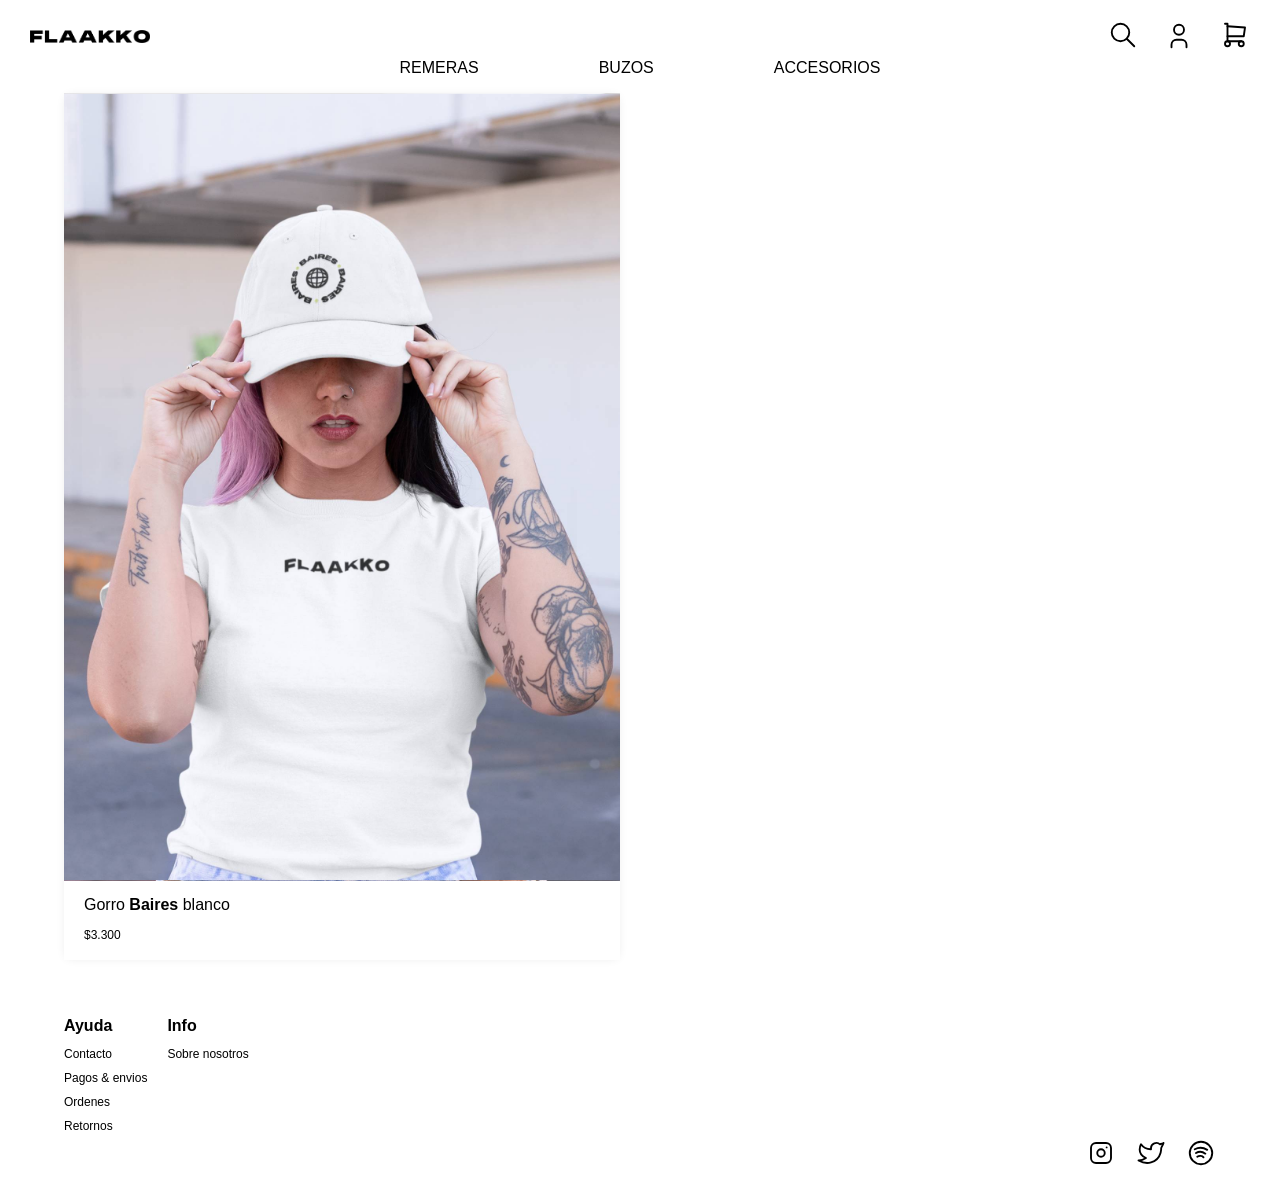
<file: pages/accesorios.html>
<!DOCTYPE html>
<html lang="en" dir="ltr">
  <head>
    <meta charset="utf-8">
    <meta name="viewport" content="width=device-width, initial-scale=1.0">
    <title>FLAAKKO | Accesorios</title>
    <meta name="description" content="Colección de accesorios. Ropa unisex con estilo. Envíos a todos el país.">
    <meta name="keywords" content="ropa, accesorios, gorra, piluso, unisex, streetwear">
    <link rel="preload" href="../css/normalize.css" as="style">
    <link rel="preload" href="../css/main.css" as="style">
    <link rel="stylesheet" href="../css/bootstrap.css">
    <link rel="stylesheet" href="../css/normalize.css">
    <link rel="stylesheet" href="../css/main.css">
    <link href="https://fonts.cdnfonts.com/css/monument-extended" rel="stylesheet">
    <link href="https://fonts.googleapis.com/css2?family=Montserrat:wght@400;700&display=swap" rel="stylesheet">
  </head>
  <body>
    <header class="header-pages">
      <div class="header-grid">
        <div class="logo">
          <a class="logo__link" href="../index.html">
            <img class="logo__nombre" src="../img/logo1 b.png" alt="logo flaakko">
          </a>
        </div>
        <nav class="navegacion">
          <a class="navegacion__enlace" href="404.html">
            <svg xmlns="http://www.w3.org/2000/svg" class="icon icon-tabler icon-tabler-search" width="30" height="30" viewBox="0 0 24 24" stroke-width="1.5" stroke="#000000" fill="none" stroke-linecap="round" stroke-linejoin="round">
              <path stroke="none" d="M0 0h24v24H0z" fill="none"/>
              <circle cx="10" cy="10" r="7" />
              <line x1="21" y1="21" x2="15" y2="15" />
            </svg>
          </a>
          <div class="navegacion__enlace">
            <!-- Button trigger modal -->
            <button type="button" class="navegacion__sign-in-modal" data-toggle="modal" data-target="#sign-in-modal">
              <svg xmlns="http://www.w3.org/2000/svg" class="icon icon-tabler icon-tabler-user" width="30" height="30" viewBox="0 0 24 24" stroke-width="1.5" stroke="#000000" fill="none" stroke-linecap="round" stroke-linejoin="round">
              <path stroke="none" d="M0 0h24v24H0z" fill="none"/>
              <circle cx="12" cy="7" r="4" />
              <path d="M6 21v-2a4 4 0 0 1 4 -4h4a4 4 0 0 1 4 4v2" />
              </svg>
            </button>
          </div>
          <a class="navegacion__enlace" href="404.html">
            <svg xmlns="http://www.w3.org/2000/svg" class="icon icon-tabler icon-tabler-shopping-cart" width="30" height="30" viewBox="0 0 24 24" stroke-width="1.5" stroke="#000000" fill="none" stroke-linecap="round" stroke-linejoin="round">
              <path stroke="none" d="M0 0h24v24H0z" fill="none"/>
              <circle cx="6" cy="19" r="2" />
              <circle cx="17" cy="19" r="2" />
              <path d="M17 17h-11v-14h-2" />
              <path d="M6 5l14 1l-1 7h-13" />
            </svg>
          </a>
        </nav>
        <nav class="navegacion2">
            <a class="navegacion2__enlace" href="remeras.html">Remeras</a>
            <a class="navegacion2__enlace" href="buzos.html">Buzos</a>
            <a class="navegacion2__enlace" href="accesorios.html">Accesorios</a>
        </nav>
      </div> <!-- .header-grid -->
    </header>

    <main class="main">
      <div class="contenedor">
        <section class="productos">
          <div class="productos__item">
              <a href="producto.html" class="productos__enlace">
                <div class="productos__imagen-contenedor">
                  <img src="../img/productos-gorro-blanco-1.jpg" alt="" class="productos__imagen">
                  <img src="../img/productos-gorro-blanco-2.jpg" alt="" class="productos__imagen-bottom">
                </div>
                <ul class="productos__info">
                  <li class="productos__nombre">Gorro <span>Baires</span> blanco</li>
                  <li class="productos__precio">$3.300</li>
                </ul>
              </a>
          </div>
        </section>
      </div> <!-- .contenedor -->
    </main>

    <footer class="footer">
      <div class="contenedor">
        <div class="footer-grid">
          <section class="paginas">
            <div class="paginas__item">
              <p class="paginas__titulo-seccion no-margin">Ayuda</p>
              <a class="paginas__enlace" href="contacto.html">Contacto</a>
              <a class="paginas__enlace" href="pagos-envios.html">Pagos & envios</a>
              <a class="paginas__enlace" href="ordenes.html">Ordenes</a>
              <a class="paginas__enlace" href="retornos.html">Retornos</a>
            </div>
            <div class="paginas__item">
              <p class="paginas__titulo-seccion no-margin">Info</p>
              <a class="paginas__enlace" href="sobre-nosotros.html">Sobre nosotros</a>
            </div>
          </section>
          <section class="redes">
            <a class="redes__enlace" href="https://www.instagram.com/" target="_blank">
              <svg xmlns="http://www.w3.org/2000/svg" class="icon icon-tabler icon-tabler-brand-instagram" width="30" height="30" viewBox="0 0 24 24" stroke-width="1.5" stroke="#000000" fill="none" stroke-linecap="round" stroke-linejoin="round">
                <path stroke="none" d="M0 0h24v24H0z" fill="none"/>
                <rect x="4" y="4" width="16" height="16" rx="4" />
                <circle cx="12" cy="12" r="3" />
                <line x1="16.5" y1="7.5" x2="16.5" y2="7.501" />
              </svg>
            </a>
            <a class="redes__enlace" href="https://twitter.com/" target="_blank">
              <svg xmlns="http://www.w3.org/2000/svg" class="icon icon-tabler icon-tabler-brand-twitter" width="30" height="30" viewBox="0 0 24 24" stroke-width="1.5" stroke="#000000" fill="none" stroke-linecap="round" stroke-linejoin="round">
                <path stroke="none" d="M0 0h24v24H0z" fill="none"/>
                <path d="M22 4.01c-1 .49 -1.98 .689 -3 .99c-1.121 -1.265 -2.783 -1.335 -4.38 -.737s-2.643 2.06 -2.62 3.737v1c-3.245 .083 -6.135 -1.395 -8 -4c0 0 -4.182 7.433 4 11c-1.872 1.247 -3.739 2.088 -6 2c3.308 1.803 6.913 2.423 10.034 1.517c3.58 -1.04 6.522 -3.723 7.651 -7.742a13.84 13.84 0 0 0 .497 -3.753c-.002 -.249 1.51 -2.772 1.818 -4.013z" />
              </svg>
            </a>
            <a class="redes__enlace" href="https://www.spotify.com/" target="_blank">
              <svg xmlns="http://www.w3.org/2000/svg" class="icon icon-tabler icon-tabler-brand-spotify" width="30" height="30" viewBox="0 0 24 24" stroke-width="1.5" stroke="#000000" fill="none" stroke-linecap="round" stroke-linejoin="round">
                <path stroke="none" d="M0 0h24v24H0z" fill="none"/>
                <circle cx="12" cy="12" r="9" />
                <path d="M8 11.973c2.5 -1.473 5.5 -.973 7.5 .527" />
                <path d="M9 15c1.5 -1 4 -1 5 .5" />
                <path d="M7 9c2 -1 6 -2 10 .5" />
              </svg>
            </a>
          </section>
        </div> <!-- .footer-grid -->
      </div> <!-- .contenedor -->
    </footer>

    <!-- Modal Sign-In -->
    <div class="modal fade" id="sign-in-modal" tabindex="-1" role="dialog" aria-labelledby="exampleModalCenterTitle" aria-hidden="true">
      <div class="modal-dialog modal-dialog-centered" role="document">
        <div class="modal-content">
          <div class="modal-header">
            <h5 class="modal-title" id="sign-in-exampleModalLongTitle">Iniciar sesion</h5>
            <button type="button" class="close navegacion__sign-in-modal-close" data-dismiss="modal" aria-label="Close">
              <span aria-hidden="true">&times;</span>
            </button>
          </div>
          <div class="modal-body">
            <form class="navegacion__sign-in-modal-form" action="" method="">
              <label class="block" for="email-sign-in">Tu email*</label>
              <input class="modal--input block" type="email" name="email-sign-in" id="email-sign-in" value="" placeholder="tuemail@mail.com" required>
              <br>

                <label class="block" for="password-sign-in">Tu contraseña*</label>
              <input class="modal--input block" type="password" name="password-sign-in" id="password-sign-in" value="" required>
              <br>
            </form>
          </div>
          <div class="modal-footer">
            <button type="button" class="btn btn-secondary modal--boton-secundario" data-dismiss="modal">Cerrar</button>
            <button type="button" class="btn btn-primary modal--boton-primario">Entrar</button>
          </div>
        </div>
      </div>
    </div>

    <script src="https://code.jquery.com/jquery-3.3.1.slim.min.js" integrity="sha384-q8i/X+965DzO0rT7abK41JStQIAqVgRVzpbzo5smXKp4YfRvH+8abtTE1Pi6jizo" crossorigin="anonymous"></script>
    <script src="https://cdnjs.cloudflare.com/ajax/libs/popper.js/1.14.7/umd/popper.min.js" integrity="sha384-UO2eT0CpHqdSJQ6hJty5KVphtPhzWj9WO1clHTMGa3JDZwrnQq4sF86dIHNDz0W1" crossorigin="anonymous"></script>
    <script src="https://stackpath.bootstrapcdn.com/bootstrap/4.3.1/js/bootstrap.min.js" integrity="sha384-JjSmVgyd0p3pXB1rRibZUAYoIIy6OrQ6VrjIEaFf/nJGzIxFDsf4x0xIM+B07jRM" crossorigin="anonymous"></script>
    <script src="https://cdn.jsdelivr.net/npm/bootstrap@5.1.0/dist/js/bootstrap.min.js" integrity="sha384-cn7l7gDp0eyniUwwAZgrzD06kc/tftFf19TOAs2zVinnD/C7E91j9yyk5//jjpt/" crossorigin="anonymous"></script>

  </body>
</html>
</file>
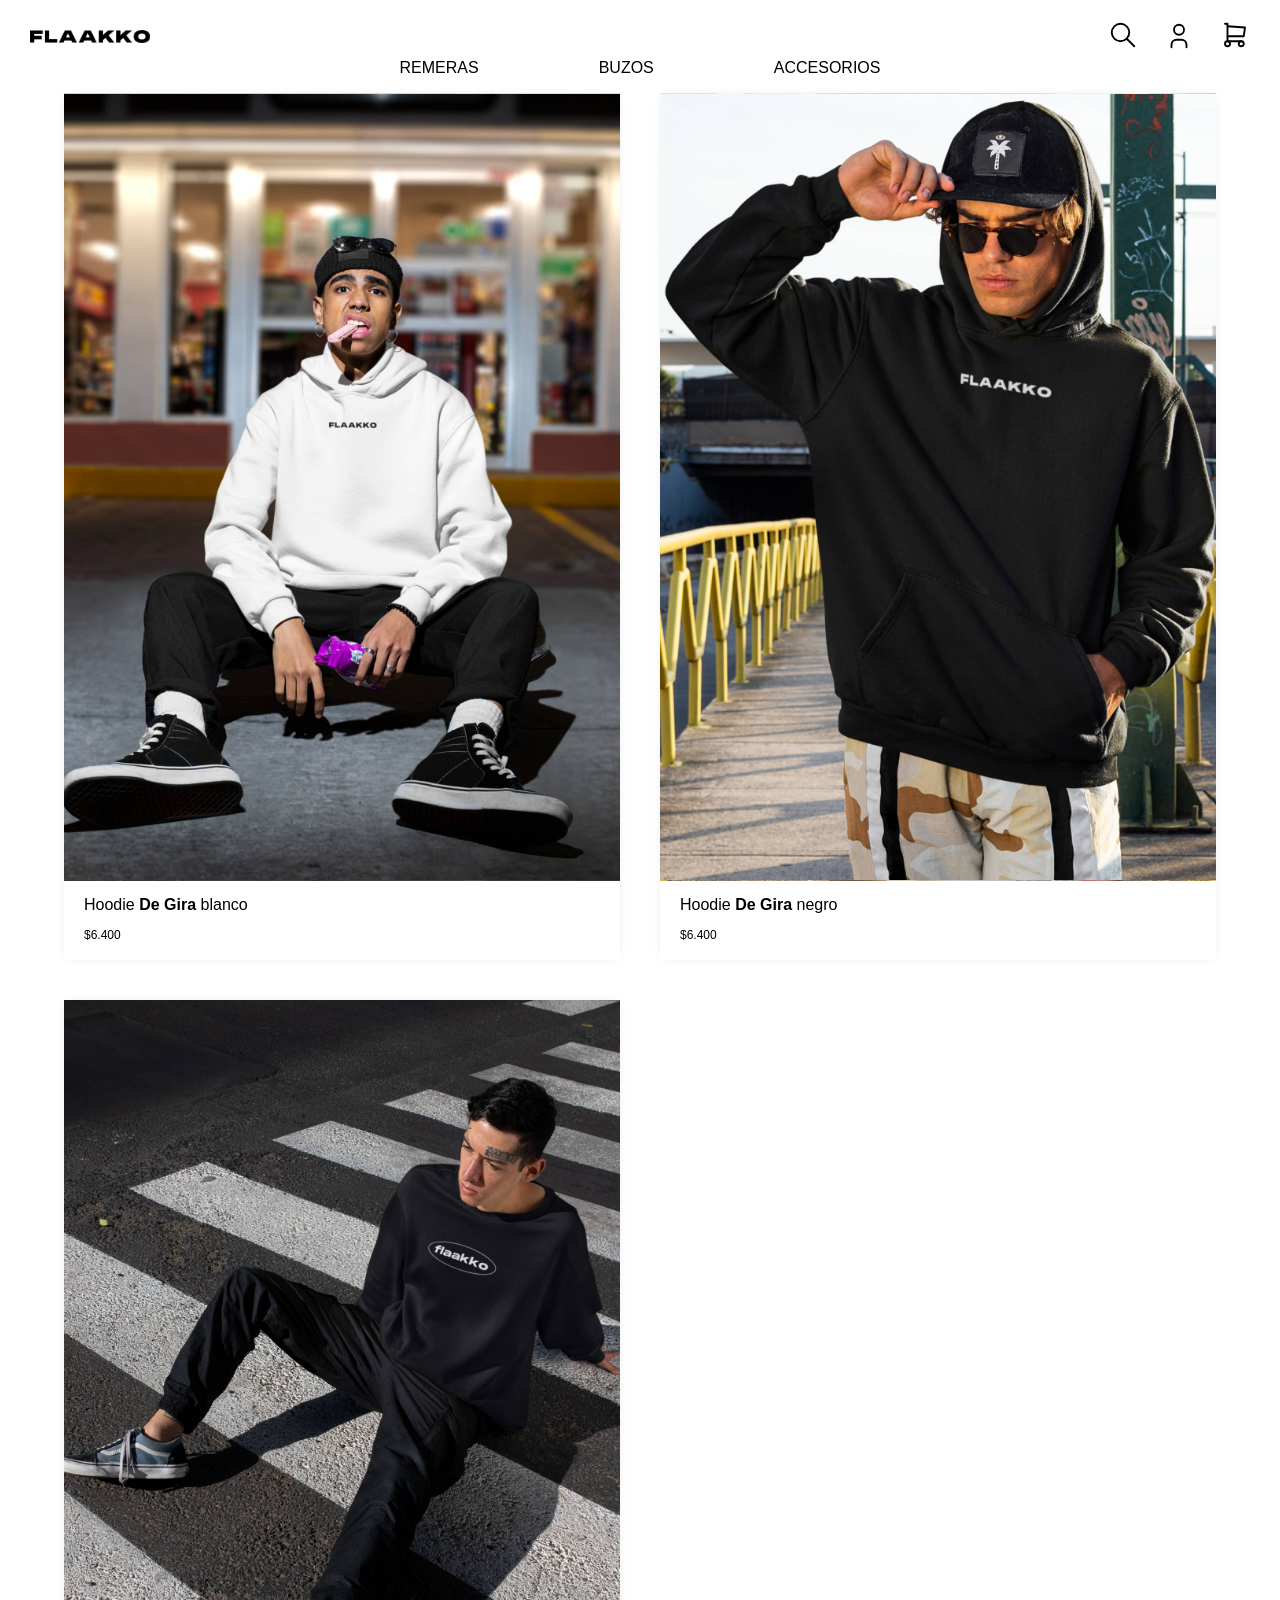
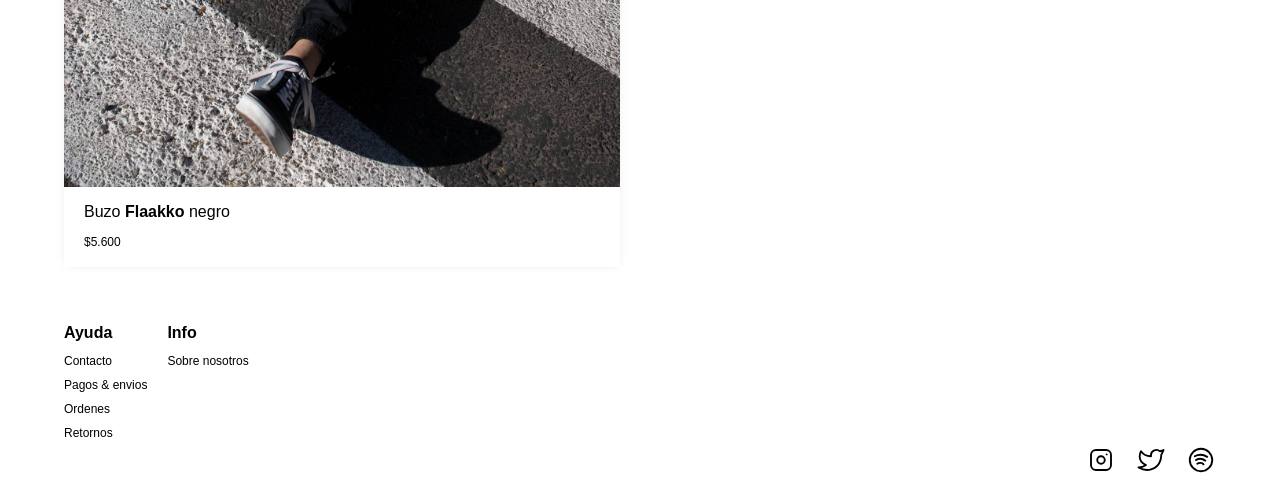
<file: pages/buzos.html>
<!DOCTYPE html>
<html lang="en" dir="ltr">
  <head>
    <meta charset="utf-8">
    <meta name="viewport" content="width=device-width, initial-scale=1.0">
    <title>FLAAKKO | Buzos</title>
    <meta name="description" content="Colección de buzos. Ropa unisex con estilo. Envíos a todos el país.">
    <meta name="keywords" content="ropa, buzos, hoodie, sweater, unisex, streetwear">
    <link rel="preload" href="../css/normalize.css" as="style">
    <link rel="preload" href="../css/main.css" as="style">
    <link rel="stylesheet" href="../css/bootstrap.css">
    <link rel="stylesheet" href="../css/normalize.css">
    <link rel="stylesheet" href="../css/main.css">
    <link href="https://fonts.cdnfonts.com/css/monument-extended" rel="stylesheet">
    <link href="https://fonts.googleapis.com/css2?family=Montserrat:wght@400;700&display=swap" rel="stylesheet">
  </head>
  <body>
    <header class="header-pages">
      <div class="header-grid">
        <div class="logo">
          <a class="logo__link" href="../index.html">
            <img class="logo__nombre" src="../img/logo1 b.png" alt="logo flaakko">
          </a>
        </div>
        <nav class="navegacion">
          <a class="navegacion__enlace" href="404.html">
            <svg xmlns="http://www.w3.org/2000/svg" class="icon icon-tabler icon-tabler-search" width="30" height="30" viewBox="0 0 24 24" stroke-width="1.5" stroke="#000000" fill="none" stroke-linecap="round" stroke-linejoin="round">
              <path stroke="none" d="M0 0h24v24H0z" fill="none"/>
              <circle cx="10" cy="10" r="7" />
              <line x1="21" y1="21" x2="15" y2="15" />
            </svg>
          </a>
          <div class="navegacion__enlace">
            <!-- Button trigger modal -->
            <button type="button" class="navegacion__sign-in-modal" data-toggle="modal" data-target="#sign-in-modal">
              <svg xmlns="http://www.w3.org/2000/svg" class="icon icon-tabler icon-tabler-user" width="30" height="30" viewBox="0 0 24 24" stroke-width="1.5" stroke="#000000" fill="none" stroke-linecap="round" stroke-linejoin="round">
              <path stroke="none" d="M0 0h24v24H0z" fill="none"/>
              <circle cx="12" cy="7" r="4" />
              <path d="M6 21v-2a4 4 0 0 1 4 -4h4a4 4 0 0 1 4 4v2" />
              </svg>
            </button>
          </div>
          <a class="navegacion__enlace" href="404.html">
            <svg xmlns="http://www.w3.org/2000/svg" class="icon icon-tabler icon-tabler-shopping-cart" width="30" height="30" viewBox="0 0 24 24" stroke-width="1.5" stroke="#000000" fill="none" stroke-linecap="round" stroke-linejoin="round">
              <path stroke="none" d="M0 0h24v24H0z" fill="none"/>
              <circle cx="6" cy="19" r="2" />
              <circle cx="17" cy="19" r="2" />
              <path d="M17 17h-11v-14h-2" />
              <path d="M6 5l14 1l-1 7h-13" />
            </svg>
          </a>
        </nav>
        <nav class="navegacion2">
            <a class="navegacion2__enlace" href="remeras.html">Remeras</a>
            <a class="navegacion2__enlace" href="buzos.html">Buzos</a>
            <a class="navegacion2__enlace" href="accesorios.html">Accesorios</a>
        </nav>
      </div> <!-- .header-grid -->
    </header>

    <main class="main">
      <div class="contenedor">
        <section class="productos">
          <div class="productos__item">
              <a href="producto.html" class="productos__enlace">
                <div class="productos__imagen-contenedor">
                  <img src="../img/productos-hoodie-blanco-1.jpg" alt="" class="productos__imagen">
                  <img src="../img/productos-hoodie-blanco-2.jpg" alt="" class="productos__imagen-bottom">
                </div>
                <ul class="productos__info">
                  <li class="productos__nombre">Hoodie <span>De Gira</span> blanco</li>
                  <li class="productos__precio">$6.400</li>
                </ul>
              </a>
          </div>
          <div class="productos__item">
              <a href="producto.html" class="productos__enlace">
                <div class="productos__imagen-contenedor">
                  <img src="../img/productos-hoodie-negro-1.jpg" alt="" class="productos__imagen">
                  <img src="../img/productos-hoodie-negro-2.jpg" alt="" class="productos__imagen-bottom">
                </div>
                <ul class="productos__info">
                  <li class="productos__nombre">Hoodie <span>De Gira</span> negro</li>
                  <li class="productos__precio">$6.400</li>
                </ul>
              </a>
          </div>
          <div class="productos__item">
              <a href="producto.html" class="productos__enlace">
                <div class="productos__imagen-contenedor">
                  <img src="../img/productos-buzo-negro-1.jpg" alt="" class="productos__imagen">
                  <img src="../img/productos-buzo-negro-2.jpg" alt="" class="productos__imagen-bottom">
                </div>
                <ul class="productos__info">
                  <li class="productos__nombre">Buzo <span>Flaakko</span> negro</li>
                  <li class="productos__precio">$5.600</li>
                </ul>
              </a>
          </div>
        </section>
      </div> <!-- .contenedor -->
    </main>

    <footer class="footer">
      <div class="contenedor">
        <div class="footer-grid">
          <section class="paginas">
            <div class="paginas__item">
              <p class="paginas__titulo-seccion no-margin">Ayuda</p>
              <a class="paginas__enlace" href="contacto.html">Contacto</a>
              <a class="paginas__enlace" href="pagos-envios.html">Pagos & envios</a>
              <a class="paginas__enlace" href="ordenes.html">Ordenes</a>
              <a class="paginas__enlace" href="retornos.html">Retornos</a>
            </div>
            <div class="paginas__item">
              <p class="paginas__titulo-seccion no-margin">Info</p>
              <a class="paginas__enlace" href="sobre-nosotros.html">Sobre nosotros</a>
            </div>
          </section>
          <section class="redes">
            <a class="redes__enlace" href="https://www.instagram.com/" target="_blank">
              <svg xmlns="http://www.w3.org/2000/svg" class="icon icon-tabler icon-tabler-brand-instagram" width="30" height="30" viewBox="0 0 24 24" stroke-width="1.5" stroke="#000000" fill="none" stroke-linecap="round" stroke-linejoin="round">
                <path stroke="none" d="M0 0h24v24H0z" fill="none"/>
                <rect x="4" y="4" width="16" height="16" rx="4" />
                <circle cx="12" cy="12" r="3" />
                <line x1="16.5" y1="7.5" x2="16.5" y2="7.501" />
              </svg>
            </a>
            <a class="redes__enlace" href="https://twitter.com/" target="_blank">
              <svg xmlns="http://www.w3.org/2000/svg" class="icon icon-tabler icon-tabler-brand-twitter" width="30" height="30" viewBox="0 0 24 24" stroke-width="1.5" stroke="#000000" fill="none" stroke-linecap="round" stroke-linejoin="round">
                <path stroke="none" d="M0 0h24v24H0z" fill="none"/>
                <path d="M22 4.01c-1 .49 -1.98 .689 -3 .99c-1.121 -1.265 -2.783 -1.335 -4.38 -.737s-2.643 2.06 -2.62 3.737v1c-3.245 .083 -6.135 -1.395 -8 -4c0 0 -4.182 7.433 4 11c-1.872 1.247 -3.739 2.088 -6 2c3.308 1.803 6.913 2.423 10.034 1.517c3.58 -1.04 6.522 -3.723 7.651 -7.742a13.84 13.84 0 0 0 .497 -3.753c-.002 -.249 1.51 -2.772 1.818 -4.013z" />
              </svg>
            </a>
            <a class="redes__enlace" href="https://www.spotify.com/" target="_blank">
              <svg xmlns="http://www.w3.org/2000/svg" class="icon icon-tabler icon-tabler-brand-spotify" width="30" height="30" viewBox="0 0 24 24" stroke-width="1.5" stroke="#000000" fill="none" stroke-linecap="round" stroke-linejoin="round">
                <path stroke="none" d="M0 0h24v24H0z" fill="none"/>
                <circle cx="12" cy="12" r="9" />
                <path d="M8 11.973c2.5 -1.473 5.5 -.973 7.5 .527" />
                <path d="M9 15c1.5 -1 4 -1 5 .5" />
                <path d="M7 9c2 -1 6 -2 10 .5" />
              </svg>
            </a>
          </section>
        </div> <!-- .footer-grid -->
      </div> <!-- .contenedor -->
    </footer>

    <!-- Modal Sign-In -->
    <div class="modal fade" id="sign-in-modal" tabindex="-1" role="dialog" aria-labelledby="exampleModalCenterTitle" aria-hidden="true">
      <div class="modal-dialog modal-dialog-centered" role="document">
        <div class="modal-content">
          <div class="modal-header">
            <h5 class="modal-title" id="sign-in-exampleModalLongTitle">Iniciar sesion</h5>
            <button type="button" class="close navegacion__sign-in-modal-close" data-dismiss="modal" aria-label="Close">
              <span aria-hidden="true">&times;</span>
            </button>
          </div>
          <div class="modal-body">
            <form class="navegacion__sign-in-modal-form" action="" method="">
              <label class="block" for="email-sign-in">Tu email*</label>
              <input class="modal--input block" type="email" name="email-sign-in" id="email-sign-in" value="" placeholder="tuemail@mail.com" required>
              <br>

                <label class="block" for="password-sign-in">Tu contraseña*</label>
              <input class="modal--input block" type="password" name="password-sign-in" id="password-sign-in" value="" required>
              <br>
            </form>
          </div>
          <div class="modal-footer">
            <button type="button" class="btn btn-secondary modal--boton-secundario" data-dismiss="modal">Cerrar</button>
            <button type="button" class="btn btn-primary modal--boton-primario">Entrar</button>
          </div>
        </div>
      </div>
    </div>

    <script src="https://code.jquery.com/jquery-3.3.1.slim.min.js" integrity="sha384-q8i/X+965DzO0rT7abK41JStQIAqVgRVzpbzo5smXKp4YfRvH+8abtTE1Pi6jizo" crossorigin="anonymous"></script>
    <script src="https://cdnjs.cloudflare.com/ajax/libs/popper.js/1.14.7/umd/popper.min.js" integrity="sha384-UO2eT0CpHqdSJQ6hJty5KVphtPhzWj9WO1clHTMGa3JDZwrnQq4sF86dIHNDz0W1" crossorigin="anonymous"></script>
    <script src="https://stackpath.bootstrapcdn.com/bootstrap/4.3.1/js/bootstrap.min.js" integrity="sha384-JjSmVgyd0p3pXB1rRibZUAYoIIy6OrQ6VrjIEaFf/nJGzIxFDsf4x0xIM+B07jRM" crossorigin="anonymous"></script>
    <script src="https://cdn.jsdelivr.net/npm/bootstrap@5.1.0/dist/js/bootstrap.min.js" integrity="sha384-cn7l7gDp0eyniUwwAZgrzD06kc/tftFf19TOAs2zVinnD/C7E91j9yyk5//jjpt/" crossorigin="anonymous"></script>

  </body>
</html>
</file>
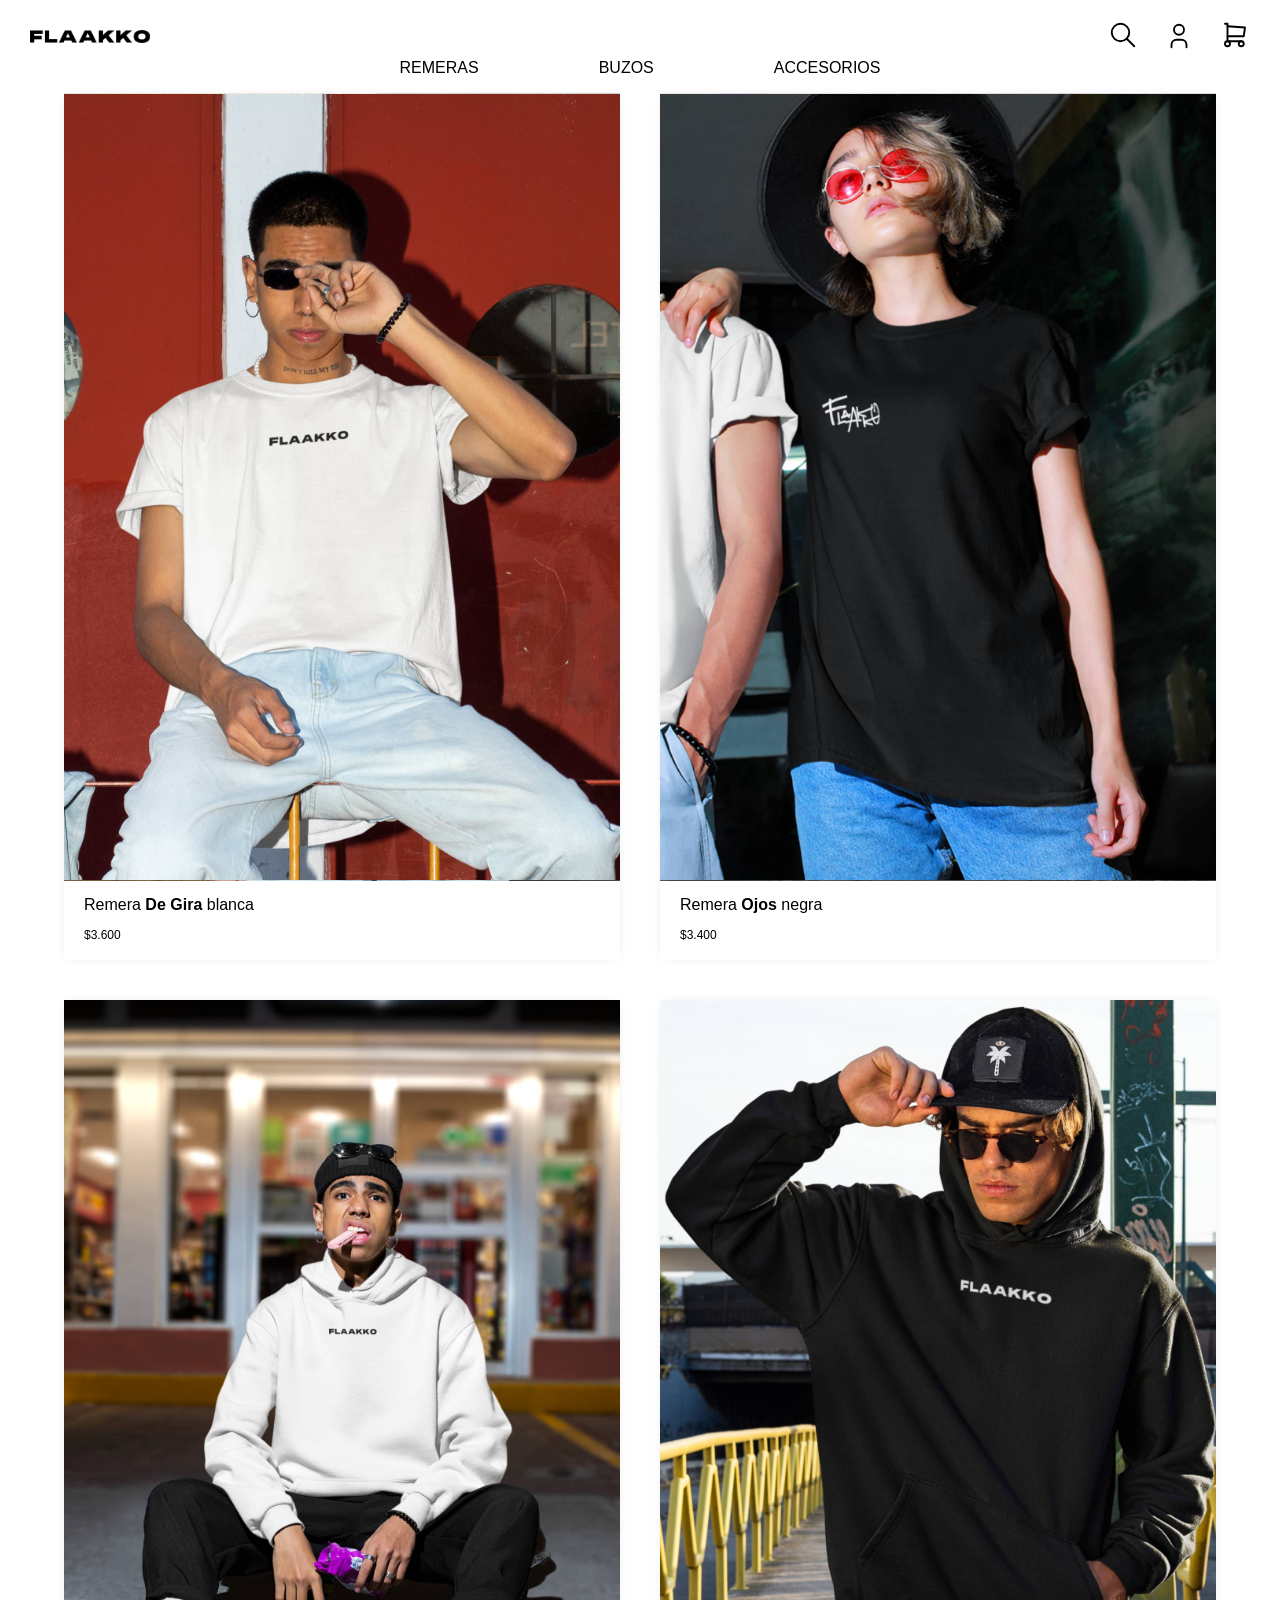
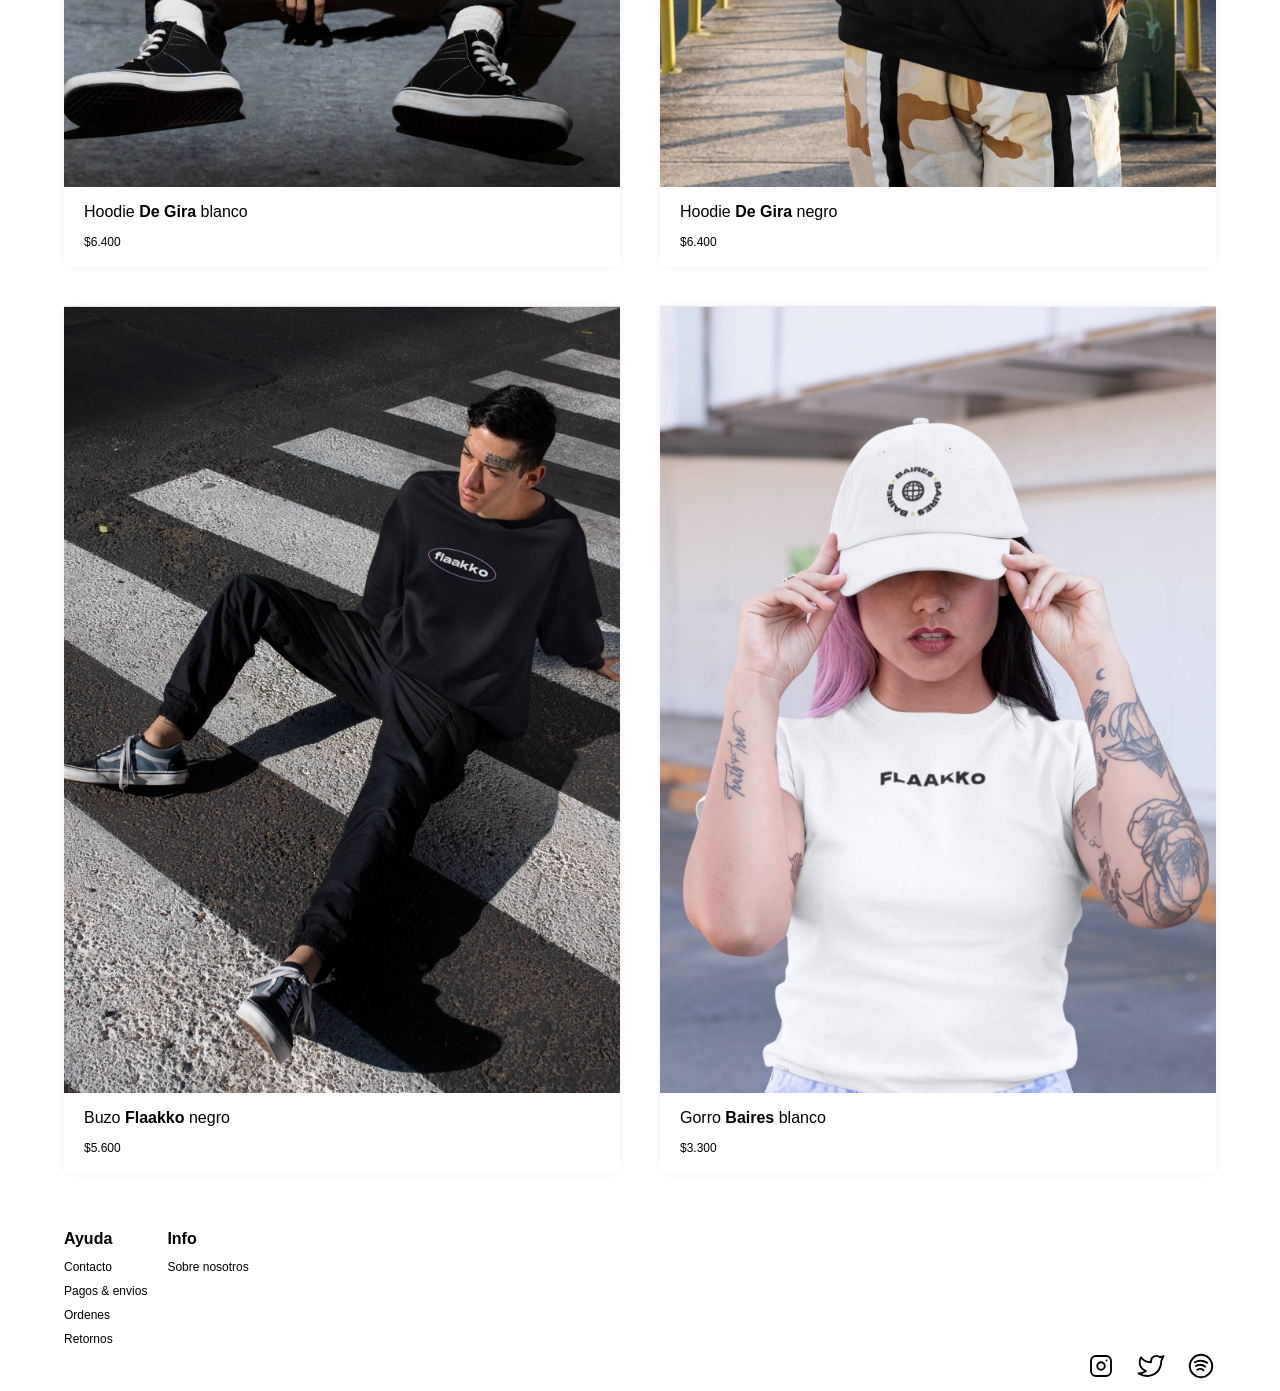
<file: pages/capsula.html>
<!DOCTYPE html>
<html lang="en" dir="ltr">
  <head>
    <meta charset="utf-8">
    <meta name="viewport" content="width=device-width, initial-scale=1.0">
    <title>FLAAKKO | Capsula DE GIRA</title>
    <meta name="description" content="Colección DE GIRA. Ropa unisex con estilo. Envíos a todos el país.">
    <meta name="keywords" content="ropa, remeras, accesorios, buzos, unisex, streetwear">
    <link rel="preload" href="../css/normalize.css" as="style">
    <link rel="preload" href="../css/main.css" as="style">
    <link rel="stylesheet" href="../css/bootstrap.css">
    <link rel="stylesheet" href="../css/normalize.css">
    <link rel="stylesheet" href="../css/main.css">
    <link href="https://fonts.cdnfonts.com/css/monument-extended" rel="stylesheet">
    <link href="https://fonts.googleapis.com/css2?family=Montserrat:wght@400;700&display=swap" rel="stylesheet">
  </head>
  <body>
    <header class="header-pages">
      <div class="header-grid">
        <div class="logo">
          <a class="logo__link" href="../index.html">
            <img class="logo__nombre" src="../img/logo1 b.png" alt="logo flaakko">
          </a>
        </div>
        <nav class="navegacion">
          <a class="navegacion__enlace" href="404.html">
            <svg xmlns="http://www.w3.org/2000/svg" class="icon icon-tabler icon-tabler-search" width="30" height="30" viewBox="0 0 24 24" stroke-width="1.5" stroke="#000000" fill="none" stroke-linecap="round" stroke-linejoin="round">
              <path stroke="none" d="M0 0h24v24H0z" fill="none"/>
              <circle cx="10" cy="10" r="7" />
              <line x1="21" y1="21" x2="15" y2="15" />
            </svg>
          </a>
          <div class="navegacion__enlace">
            <!-- Button trigger modal -->
            <button type="button" class="navegacion__sign-in-modal" data-toggle="modal" data-target="#sign-in-modal">
              <svg xmlns="http://www.w3.org/2000/svg" class="icon icon-tabler icon-tabler-user" width="30" height="30" viewBox="0 0 24 24" stroke-width="1.5" stroke="#000000" fill="none" stroke-linecap="round" stroke-linejoin="round">
              <path stroke="none" d="M0 0h24v24H0z" fill="none"/>
              <circle cx="12" cy="7" r="4" />
              <path d="M6 21v-2a4 4 0 0 1 4 -4h4a4 4 0 0 1 4 4v2" />
              </svg>
            </button>
          </div>
          <a class="navegacion__enlace" href="404.html">
            <svg xmlns="http://www.w3.org/2000/svg" class="icon icon-tabler icon-tabler-shopping-cart" width="30" height="30" viewBox="0 0 24 24" stroke-width="1.5" stroke="#000000" fill="none" stroke-linecap="round" stroke-linejoin="round">
              <path stroke="none" d="M0 0h24v24H0z" fill="none"/>
              <circle cx="6" cy="19" r="2" />
              <circle cx="17" cy="19" r="2" />
              <path d="M17 17h-11v-14h-2" />
              <path d="M6 5l14 1l-1 7h-13" />
            </svg>
          </a>
        </nav>
        <nav class="navegacion2">
            <a class="navegacion2__enlace" href="remeras.html">Remeras</a>
            <a class="navegacion2__enlace" href="buzos.html">Buzos</a>
            <a class="navegacion2__enlace" href="accesorios.html">Accesorios</a>
        </nav>
      </div> <!-- .header-grid -->
    </header>

    <main class="main">
      <div class="contenedor">
        <section class="productos">
          <div class="productos__item">
              <a href="producto.html" class="productos__enlace">
                <div class="productos__imagen-contenedor">
                  <img src="../img/productos-remera-blanca-1.jpg" alt="" class="productos__imagen">
                  <img src="../img/productos-remera-blanca-2.jpg" alt="" class="productos__imagen-bottom">
                </div>
                <ul class="productos__info">
                  <li class="productos__nombre">Remera <span>De Gira</span> blanca</li>
                  <li class="productos__precio">$3.600</li>
                </ul>
              </a>
          </div>
          <div class="productos__item">
              <a href="producto.html" class="productos__enlace">
                <div class="productos__imagen-contenedor">
                  <img src="../img/productos-remera-negra-1.jpg" alt="" class="productos__imagen">
                  <img src="../img/productos-remera-negra-2.jpg" alt="" class="productos__imagen-bottom">
                </div>
                <ul class="productos__info">
                  <li class="productos__nombre">Remera <span>Ojos</span> negra</li>
                  <li class="productos__precio">$3.400</li>
                </ul>
              </a>
          </div>
          <div class="productos__item">
              <a href="producto.html" class="productos__enlace">
                <div class="productos__imagen-contenedor">
                  <img src="../img/productos-hoodie-blanco-1.jpg" alt="" class="productos__imagen">
                  <img src="../img/productos-hoodie-blanco-2.jpg" alt="" class="productos__imagen-bottom">
                </div>
                <ul class="productos__info">
                  <li class="productos__nombre">Hoodie <span>De Gira</span> blanco</li>
                  <li class="productos__precio">$6.400</li>
                </ul>
              </a>
          </div>
          <div class="productos__item">
              <a href="producto.html" class="productos__enlace">
                <div class="productos__imagen-contenedor">
                  <img src="../img/productos-hoodie-negro-1.jpg" alt="" class="productos__imagen">
                  <img src="../img/productos-hoodie-negro-2.jpg" alt="" class="productos__imagen-bottom">
                </div>
                <ul class="productos__info">
                  <li class="productos__nombre">Hoodie <span>De Gira</span> negro</li>
                  <li class="productos__precio">$6.400</li>
                </ul>
              </a>
          </div>
          <div class="productos__item">
              <a href="producto.html" class="productos__enlace">
                <div class="productos__imagen-contenedor">
                  <img src="../img/productos-buzo-negro-1.jpg" alt="" class="productos__imagen">
                  <img src="../img/productos-buzo-negro-2.jpg" alt="" class="productos__imagen-bottom">
                </div>
                <ul class="productos__info">
                  <li class="productos__nombre">Buzo <span>Flaakko</span> negro</li>
                  <li class="productos__precio">$5.600</li>
                </ul>
              </a>
          </div>
          <div class="productos__item">
              <a href="producto.html" class="productos__enlace">
                <div class="productos__imagen-contenedor">
                  <img src="../img/productos-gorro-blanco-1.jpg" alt="" class="productos__imagen">
                  <img src="../img/productos-gorro-blanco-2.jpg" alt="" class="productos__imagen-bottom">
                </div>
                <ul class="productos__info">
                  <li class="productos__nombre">Gorro <span>Baires</span> blanco</li>
                  <li class="productos__precio">$3.300</li>
                </ul>
              </a>
          </div>
        </section>
      </div> <!-- .contenedor -->
    </main>

    <footer class="footer">
      <div class="contenedor">
        <div class="footer-grid">
          <section class="paginas">
            <div class="paginas__item">
              <p class="paginas__titulo-seccion no-margin">Ayuda</p>
              <a class="paginas__enlace" href="contacto.html">Contacto</a>
              <a class="paginas__enlace" href="pagos-envios.html">Pagos & envios</a>
              <a class="paginas__enlace" href="ordenes.html">Ordenes</a>
              <a class="paginas__enlace" href="retornos.html">Retornos</a>
            </div>
            <div class="paginas__item">
              <p class="paginas__titulo-seccion no-margin">Info</p>
              <a class="paginas__enlace" href="sobre-nosotros.html">Sobre nosotros</a>
            </div>
          </section>
          <section class="redes">
            <a class="redes__enlace" href="https://www.instagram.com/" target="_blank">
              <svg xmlns="http://www.w3.org/2000/svg" class="icon icon-tabler icon-tabler-brand-instagram" width="30" height="30" viewBox="0 0 24 24" stroke-width="1.5" stroke="#000000" fill="none" stroke-linecap="round" stroke-linejoin="round">
                <path stroke="none" d="M0 0h24v24H0z" fill="none"/>
                <rect x="4" y="4" width="16" height="16" rx="4" />
                <circle cx="12" cy="12" r="3" />
                <line x1="16.5" y1="7.5" x2="16.5" y2="7.501" />
              </svg>
            </a>
            <a class="redes__enlace" href="https://twitter.com/" target="_blank">
              <svg xmlns="http://www.w3.org/2000/svg" class="icon icon-tabler icon-tabler-brand-twitter" width="30" height="30" viewBox="0 0 24 24" stroke-width="1.5" stroke="#000000" fill="none" stroke-linecap="round" stroke-linejoin="round">
                <path stroke="none" d="M0 0h24v24H0z" fill="none"/>
                <path d="M22 4.01c-1 .49 -1.98 .689 -3 .99c-1.121 -1.265 -2.783 -1.335 -4.38 -.737s-2.643 2.06 -2.62 3.737v1c-3.245 .083 -6.135 -1.395 -8 -4c0 0 -4.182 7.433 4 11c-1.872 1.247 -3.739 2.088 -6 2c3.308 1.803 6.913 2.423 10.034 1.517c3.58 -1.04 6.522 -3.723 7.651 -7.742a13.84 13.84 0 0 0 .497 -3.753c-.002 -.249 1.51 -2.772 1.818 -4.013z" />
              </svg>
            </a>
            <a class="redes__enlace" href="https://www.spotify.com/" target="_blank">
              <svg xmlns="http://www.w3.org/2000/svg" class="icon icon-tabler icon-tabler-brand-spotify" width="30" height="30" viewBox="0 0 24 24" stroke-width="1.5" stroke="#000000" fill="none" stroke-linecap="round" stroke-linejoin="round">
                <path stroke="none" d="M0 0h24v24H0z" fill="none"/>
                <circle cx="12" cy="12" r="9" />
                <path d="M8 11.973c2.5 -1.473 5.5 -.973 7.5 .527" />
                <path d="M9 15c1.5 -1 4 -1 5 .5" />
                <path d="M7 9c2 -1 6 -2 10 .5" />
              </svg>
            </a>
          </section>
        </div> <!-- .footer-grid -->
      </div> <!-- .contenedor -->
    </footer>

    <!-- Modal Sign-In -->
    <div class="modal fade" id="sign-in-modal" tabindex="-1" role="dialog" aria-labelledby="exampleModalCenterTitle" aria-hidden="true">
      <div class="modal-dialog modal-dialog-centered" role="document">
        <div class="modal-content">
          <div class="modal-header">
            <h5 class="modal-title" id="sign-in-exampleModalLongTitle">Iniciar sesion</h5>
            <button type="button" class="close navegacion__sign-in-modal-close" data-dismiss="modal" aria-label="Close">
              <span aria-hidden="true">&times;</span>
            </button>
          </div>
          <div class="modal-body">
            <form class="navegacion__sign-in-modal-form" action="" method="">
              <label class="block" for="email-sign-in">Tu email*</label>
              <input class="modal--input block" type="email" name="email-sign-in" id="email-sign-in" value="" placeholder="tuemail@mail.com" required>
              <br>

                <label class="block" for="password-sign-in">Tu contraseña*</label>
              <input class="modal--input block" type="password" name="password-sign-in" id="password-sign-in" value="" required>
              <br>
            </form>
          </div>
          <div class="modal-footer">
            <button type="button" class="btn btn-secondary modal--boton-secundario" data-dismiss="modal">Cerrar</button>
            <button type="button" class="btn btn-primary modal--boton-primario">Entrar</button>
          </div>
        </div>
      </div>
    </div>

    <script src="https://code.jquery.com/jquery-3.3.1.slim.min.js" integrity="sha384-q8i/X+965DzO0rT7abK41JStQIAqVgRVzpbzo5smXKp4YfRvH+8abtTE1Pi6jizo" crossorigin="anonymous"></script>
    <script src="https://cdnjs.cloudflare.com/ajax/libs/popper.js/1.14.7/umd/popper.min.js" integrity="sha384-UO2eT0CpHqdSJQ6hJty5KVphtPhzWj9WO1clHTMGa3JDZwrnQq4sF86dIHNDz0W1" crossorigin="anonymous"></script>
    <script src="https://stackpath.bootstrapcdn.com/bootstrap/4.3.1/js/bootstrap.min.js" integrity="sha384-JjSmVgyd0p3pXB1rRibZUAYoIIy6OrQ6VrjIEaFf/nJGzIxFDsf4x0xIM+B07jRM" crossorigin="anonymous"></script>
    <script src="https://cdn.jsdelivr.net/npm/bootstrap@5.1.0/dist/js/bootstrap.min.js" integrity="sha384-cn7l7gDp0eyniUwwAZgrzD06kc/tftFf19TOAs2zVinnD/C7E91j9yyk5//jjpt/" crossorigin="anonymous"></script>

  </body>
</html>
</file>
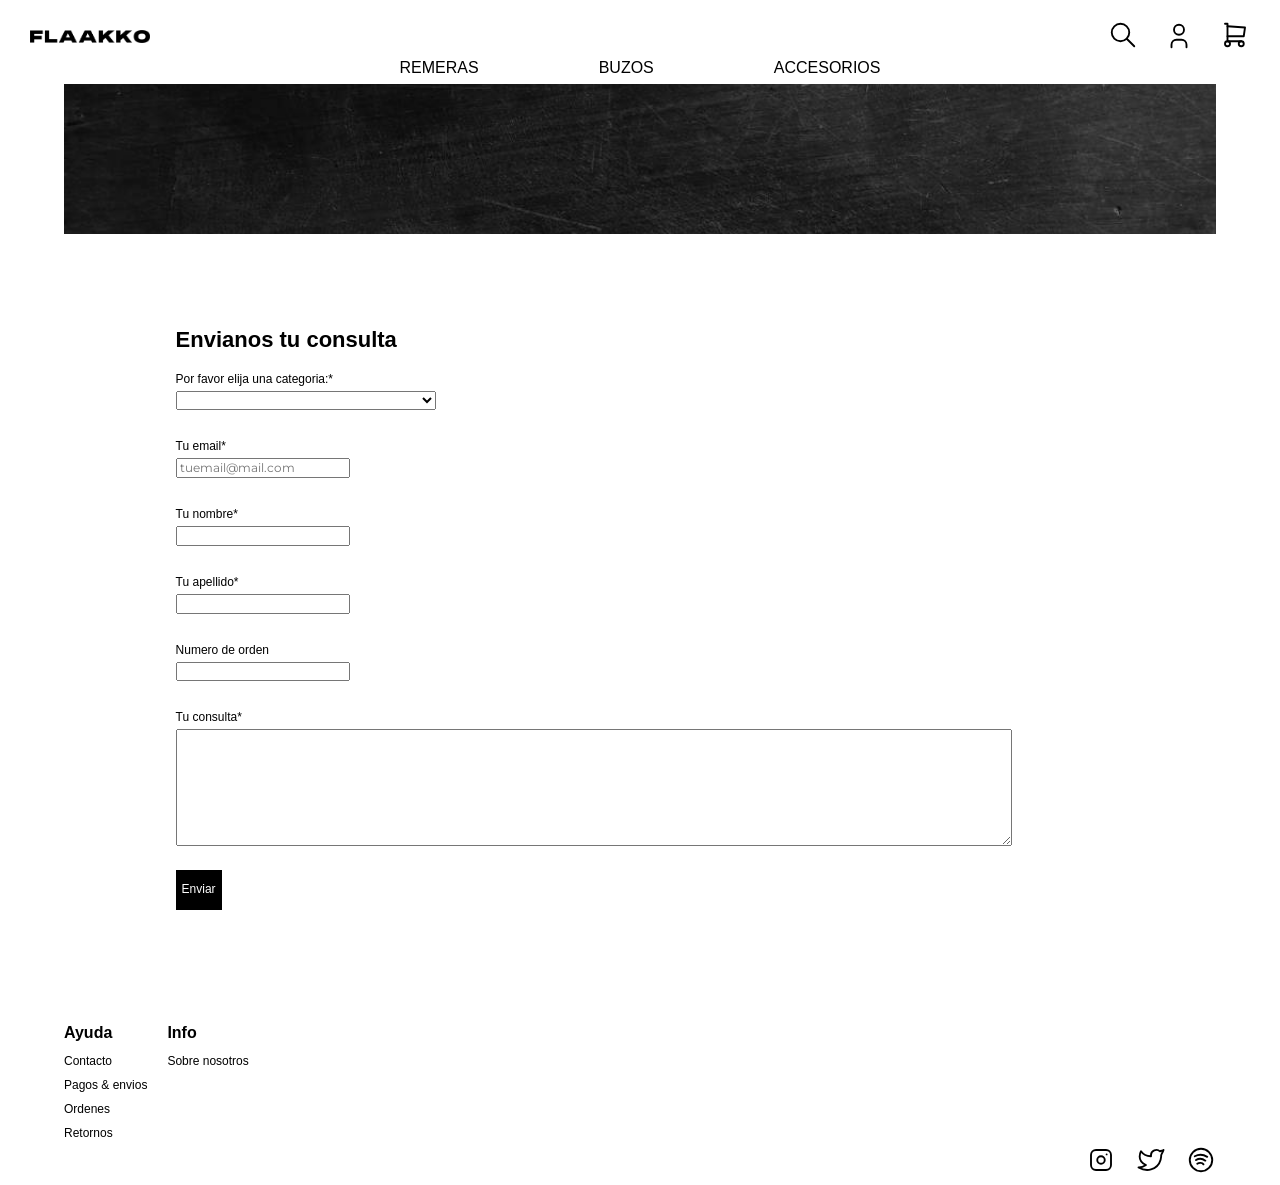
<file: pages/contacto.html>
<!DOCTYPE html>
<html lang="en" dir="ltr">
  <head>
    <meta charset="utf-8">
    <meta name="viewport" content="width=device-width, initial-scale=1.0">
    <title>FLAAKKO | Contacto</title>
    <meta name="description" content="Página de Contacto. Ropa unisex con estilo. Envíos a todos el país.">
    <meta name="keywords" content="ropa, contacto, remeras, accesorios, buzos, unisex, streetwear">
    <link rel="preload" href="../css/normalize.css" as="style">
    <link rel="preload" href="../css/main.css" as="style">
    <link rel="stylesheet" href="../css/bootstrap.css">
    <link rel="stylesheet" href="../css/normalize.css">
    <link rel="stylesheet" href="../css/main.css">
    <link href="https://fonts.cdnfonts.com/css/monument-extended" rel="stylesheet">
    <link href="https://fonts.googleapis.com/css2?family=Montserrat:wght@400;700&display=swap" rel="stylesheet">
  </head>
  <body>
    <header class="header-pages">
      <div class="header-grid">
        <div class="logo">
          <a class="logo__link" href="../index.html">
            <img class="logo__nombre" src="../img/logo1 b.png" alt="logo flaakko">
          </a>
        </div>
        <nav class="navegacion">
          <a class="navegacion__enlace" href="404.html">
            <svg xmlns="http://www.w3.org/2000/svg" class="icon icon-tabler icon-tabler-search" width="30" height="30" viewBox="0 0 24 24" stroke-width="1.5" stroke="#000000" fill="none" stroke-linecap="round" stroke-linejoin="round">
              <path stroke="none" d="M0 0h24v24H0z" fill="none"/>
              <circle cx="10" cy="10" r="7" />
              <line x1="21" y1="21" x2="15" y2="15" />
            </svg>
          </a>
          <div class="navegacion__enlace">
            <!-- Button trigger modal -->
            <button type="button" class="navegacion__sign-in-modal" data-toggle="modal" data-target="#sign-in-modal">
              <svg xmlns="http://www.w3.org/2000/svg" class="icon icon-tabler icon-tabler-user" width="30" height="30" viewBox="0 0 24 24" stroke-width="1.5" stroke="#000000" fill="none" stroke-linecap="round" stroke-linejoin="round">
              <path stroke="none" d="M0 0h24v24H0z" fill="none"/>
              <circle cx="12" cy="7" r="4" />
              <path d="M6 21v-2a4 4 0 0 1 4 -4h4a4 4 0 0 1 4 4v2" />
              </svg>
            </button>
          </div>
          <a class="navegacion__enlace" href="404.html">
            <svg xmlns="http://www.w3.org/2000/svg" class="icon icon-tabler icon-tabler-shopping-cart" width="30" height="30" viewBox="0 0 24 24" stroke-width="1.5" stroke="#000000" fill="none" stroke-linecap="round" stroke-linejoin="round">
              <path stroke="none" d="M0 0h24v24H0z" fill="none"/>
              <circle cx="6" cy="19" r="2" />
              <circle cx="17" cy="19" r="2" />
              <path d="M17 17h-11v-14h-2" />
              <path d="M6 5l14 1l-1 7h-13" />
            </svg>
          </a>
        </nav>
        <nav class="navegacion2">
            <a class="navegacion2__enlace" href="remeras.html">Remeras</a>
            <a class="navegacion2__enlace" href="buzos.html">Buzos</a>
            <a class="navegacion2__enlace" href="accesorios.html">Accesorios</a>
        </nav>
      </div> <!-- .header-grid -->
    </header>

    <main class="main">
      <div class="contenedor">
        <section class="contacto">
          <div class="contacto__background"></div>
          <form action="" class="contacto__formulario">
            <fieldset class="contacto__fieldset">
              <legend class="contacto__leyenda">Envianos tu consulta</legend>

              <label class="contacto__categoria block" for="categoria-contacto">Por favor elija una categoria:*</label>
              <select class="contacto__select block" name="categoria-contacto" id="categoria-contacto" required>
                <option selected disabled></option>
                <option value="cancelar">Cancelar orden</option>
                <option value="pago">Tengo una duda acerca del pago</option>
                <option value="productos">Consulta acerca de producto especifico</option>
                <option value="devoluciones">Consulta acerca de las devoluciones</option>
                <option value="envios">Consulta acerca del envio</option>
              </select>
              <br>

              <label class="contacto__email block" for="email">Tu email*</label>
              <input class="contacto__input block" type="email" name="email" id="email" value="" placeholder="tuemail@mail.com" required>
              <br>

              <label class="contacto__nombre block" for="nombre">Tu nombre*</label>
              <input class="contacto__input block" type="text" name="nombre" id="nombre" value="" required>
              <br>

              <label class="contacto__apellido block" for="apellido">Tu apellido*</label>
              <input class="contacto__input block" type="text" name="apellido" id="apellido" value="" required>
              <br>

              <label class="contacto__orden block" for="orden">Numero de orden</label>
              <input class="contacto__input block" type="text" name="orden" id="orden" value="">
              <br>

              <label class="contacto__mensaje block" for="mensaje">Tu consulta*</label>
              <textarea class="contacto__textarea block" name="mensaje" id="mensaje" rows="8" cols="auto" required></textarea>
              <br>

              <input class="contacto__boton block" type="button" name="button" id="button" value="Enviar">
            </fieldset>
          </form>
        </section>
      </div> <!-- .contenedor -->
    </main>

    <footer class="footer">
      <div class="contenedor">
        <div class="footer-grid">
          <section class="paginas">
            <div class="paginas__item">
              <p class="paginas__titulo-seccion no-margin">Ayuda</p>
              <a class="paginas__enlace" href="contacto.html">Contacto</a>
              <a class="paginas__enlace" href="pagos-envios.html">Pagos & envios</a>
              <a class="paginas__enlace" href="ordenes.html">Ordenes</a>
              <a class="paginas__enlace" href="retornos.html">Retornos</a>
            </div>
            <div class="paginas__item">
              <p class="paginas__titulo-seccion no-margin">Info</p>
              <a class="paginas__enlace" href="sobre-nosotros.html">Sobre nosotros</a>
            </div>
          </section>
          <section class="redes">
            <a class="redes__enlace" href="https://www.instagram.com/" target="_blank">
              <svg xmlns="http://www.w3.org/2000/svg" class="icon icon-tabler icon-tabler-brand-instagram" width="30" height="30" viewBox="0 0 24 24" stroke-width="1.5" stroke="#000000" fill="none" stroke-linecap="round" stroke-linejoin="round">
                <path stroke="none" d="M0 0h24v24H0z" fill="none"/>
                <rect x="4" y="4" width="16" height="16" rx="4" />
                <circle cx="12" cy="12" r="3" />
                <line x1="16.5" y1="7.5" x2="16.5" y2="7.501" />
              </svg>
            </a>
            <a class="redes__enlace" href="https://twitter.com/" target="_blank">
              <svg xmlns="http://www.w3.org/2000/svg" class="icon icon-tabler icon-tabler-brand-twitter" width="30" height="30" viewBox="0 0 24 24" stroke-width="1.5" stroke="#000000" fill="none" stroke-linecap="round" stroke-linejoin="round">
                <path stroke="none" d="M0 0h24v24H0z" fill="none"/>
                <path d="M22 4.01c-1 .49 -1.98 .689 -3 .99c-1.121 -1.265 -2.783 -1.335 -4.38 -.737s-2.643 2.06 -2.62 3.737v1c-3.245 .083 -6.135 -1.395 -8 -4c0 0 -4.182 7.433 4 11c-1.872 1.247 -3.739 2.088 -6 2c3.308 1.803 6.913 2.423 10.034 1.517c3.58 -1.04 6.522 -3.723 7.651 -7.742a13.84 13.84 0 0 0 .497 -3.753c-.002 -.249 1.51 -2.772 1.818 -4.013z" />
              </svg>
            </a>
            <a class="redes__enlace" href="https://www.spotify.com/" target="_blank">
              <svg xmlns="http://www.w3.org/2000/svg" class="icon icon-tabler icon-tabler-brand-spotify" width="30" height="30" viewBox="0 0 24 24" stroke-width="1.5" stroke="#000000" fill="none" stroke-linecap="round" stroke-linejoin="round">
                <path stroke="none" d="M0 0h24v24H0z" fill="none"/>
                <circle cx="12" cy="12" r="9" />
                <path d="M8 11.973c2.5 -1.473 5.5 -.973 7.5 .527" />
                <path d="M9 15c1.5 -1 4 -1 5 .5" />
                <path d="M7 9c2 -1 6 -2 10 .5" />
              </svg>
            </a>
          </section>
        </div> <!-- .footer-grid -->
      </div> <!-- .contenedor -->
    </footer>

    <!-- Modal Sign-In -->
    <div class="modal fade" id="sign-in-modal" tabindex="-1" role="dialog" aria-labelledby="exampleModalCenterTitle" aria-hidden="true">
      <div class="modal-dialog modal-dialog-centered" role="document">
        <div class="modal-content">
          <div class="modal-header">
            <h5 class="modal-title" id="sign-in-exampleModalLongTitle">Iniciar sesion</h5>
            <button type="button" class="close navegacion__sign-in-modal-close" data-dismiss="modal" aria-label="Close">
              <span aria-hidden="true">&times;</span>
            </button>
          </div>
          <div class="modal-body">
            <form class="navegacion__sign-in-modal-form" action="" method="">
              <label class="block" for="email-sign-in">Tu email*</label>
              <input class="modal--input block" type="email" name="email-sign-in" id="email-sign-in" value="" placeholder="tuemail@mail.com" required>
              <br>

                <label class="block" for="password-sign-in">Tu contraseña*</label>
              <input class="modal--input block" type="password" name="password-sign-in" id="password-sign-in" value="" required>
              <br>
            </form>
          </div>
          <div class="modal-footer">
            <button type="button" class="btn btn-secondary modal--boton-secundario" data-dismiss="modal">Cerrar</button>
            <button type="button" class="btn btn-primary modal--boton-primario">Entrar</button>
          </div>
        </div>
      </div>
    </div>

    <script src="https://code.jquery.com/jquery-3.3.1.slim.min.js" integrity="sha384-q8i/X+965DzO0rT7abK41JStQIAqVgRVzpbzo5smXKp4YfRvH+8abtTE1Pi6jizo" crossorigin="anonymous"></script>
    <script src="https://cdnjs.cloudflare.com/ajax/libs/popper.js/1.14.7/umd/popper.min.js" integrity="sha384-UO2eT0CpHqdSJQ6hJty5KVphtPhzWj9WO1clHTMGa3JDZwrnQq4sF86dIHNDz0W1" crossorigin="anonymous"></script>
    <script src="https://stackpath.bootstrapcdn.com/bootstrap/4.3.1/js/bootstrap.min.js" integrity="sha384-JjSmVgyd0p3pXB1rRibZUAYoIIy6OrQ6VrjIEaFf/nJGzIxFDsf4x0xIM+B07jRM" crossorigin="anonymous"></script>
    <script src="https://cdn.jsdelivr.net/npm/bootstrap@5.1.0/dist/js/bootstrap.min.js" integrity="sha384-cn7l7gDp0eyniUwwAZgrzD06kc/tftFf19TOAs2zVinnD/C7E91j9yyk5//jjpt/" crossorigin="anonymous"></script>

  </body>
</html>
</file>
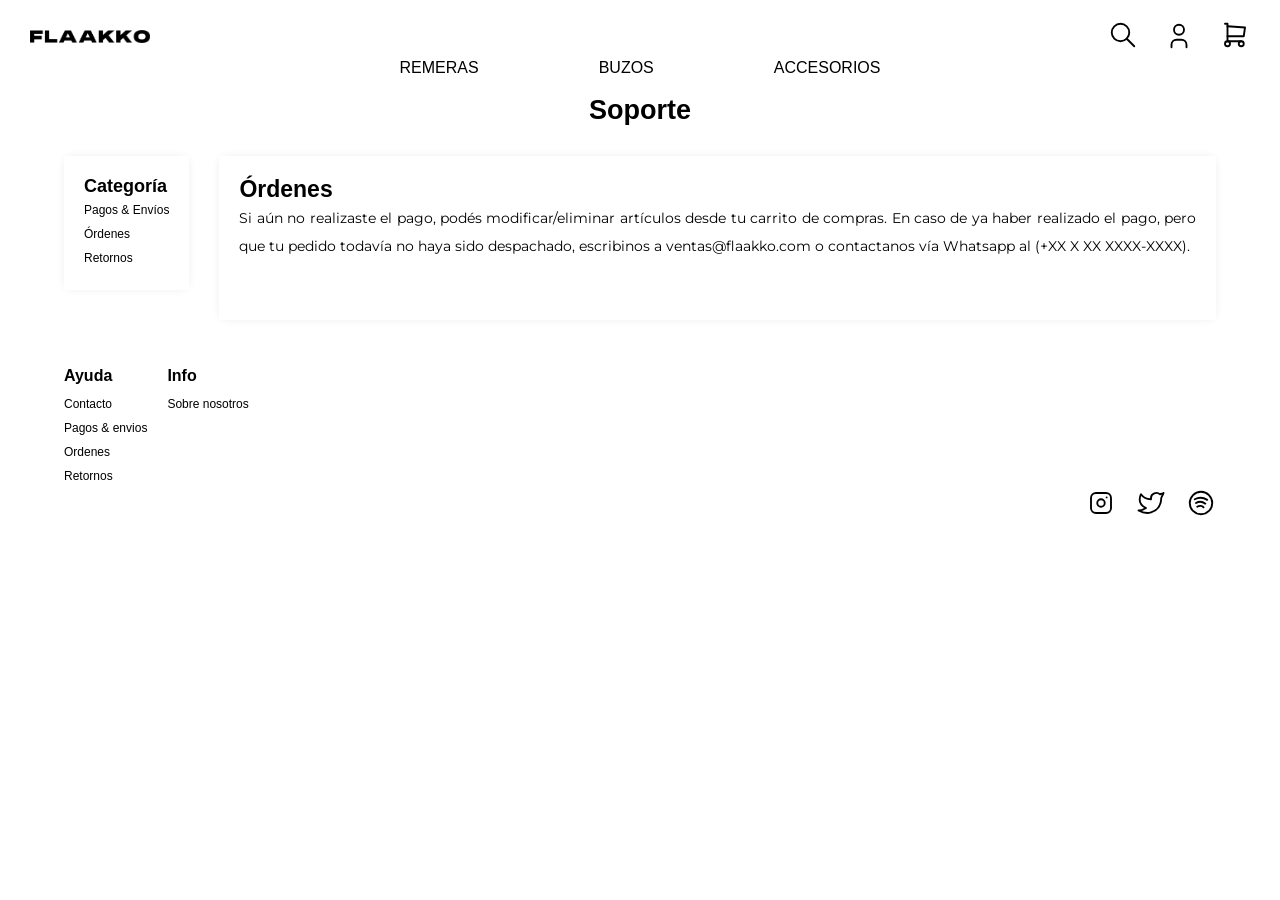
<file: pages/ordenes.html>
<!DOCTYPE html>
<html lang="en" dir="ltr">
  <head>
    <meta charset="utf-8">
    <meta name="viewport" content="width=device-width, initial-scale=1.0">
    <title>FLAAKKO | Órdenes</title>
    <meta name="description" content="Página de Soporte. Ropa unisex con estilo. Envíos a todos el país.">
    <meta name="keywords" content="ropa, soporte, ordenes, remeras, accesorios, buzos, unisex, streetwear">
    <link rel="preload" href="../css/normalize.css" as="style">
    <link rel="preload" href="../css/main.css" as="style">
    <link rel="stylesheet" href="../css/bootstrap.css">
    <link rel="stylesheet" href="../css/normalize.css">
    <link rel="stylesheet" href="../css/main.css">
    <link href="https://fonts.cdnfonts.com/css/monument-extended" rel="stylesheet">
    <link href="https://fonts.googleapis.com/css2?family=Montserrat:wght@400;700&display=swap" rel="stylesheet">
  </head>
  <body>
    <header class="header-pages">
      <div class="header-grid">
        <div class="logo">
          <a class="logo__link" href="../index.html">
            <img class="logo__nombre" src="../img/logo1 b.png" alt="logo flaakko">
          </a>
        </div>
        <nav class="navegacion">
          <a class="navegacion__enlace" href="404.html">
            <svg xmlns="http://www.w3.org/2000/svg" class="icon icon-tabler icon-tabler-search" width="30" height="30" viewBox="0 0 24 24" stroke-width="1.5" stroke="#000000" fill="none" stroke-linecap="round" stroke-linejoin="round">
              <path stroke="none" d="M0 0h24v24H0z" fill="none"/>
              <circle cx="10" cy="10" r="7" />
              <line x1="21" y1="21" x2="15" y2="15" />
            </svg>
          </a>
          <div class="navegacion__enlace">
            <!-- Button trigger modal -->
            <button type="button" class="navegacion__sign-in-modal" data-toggle="modal" data-target="#sign-in-modal">
              <svg xmlns="http://www.w3.org/2000/svg" class="icon icon-tabler icon-tabler-user" width="30" height="30" viewBox="0 0 24 24" stroke-width="1.5" stroke="#000000" fill="none" stroke-linecap="round" stroke-linejoin="round">
              <path stroke="none" d="M0 0h24v24H0z" fill="none"/>
              <circle cx="12" cy="7" r="4" />
              <path d="M6 21v-2a4 4 0 0 1 4 -4h4a4 4 0 0 1 4 4v2" />
              </svg>
            </button>
          </div>
          <a class="navegacion__enlace" href="404.html">
            <svg xmlns="http://www.w3.org/2000/svg" class="icon icon-tabler icon-tabler-shopping-cart" width="30" height="30" viewBox="0 0 24 24" stroke-width="1.5" stroke="#000000" fill="none" stroke-linecap="round" stroke-linejoin="round">
              <path stroke="none" d="M0 0h24v24H0z" fill="none"/>
              <circle cx="6" cy="19" r="2" />
              <circle cx="17" cy="19" r="2" />
              <path d="M17 17h-11v-14h-2" />
              <path d="M6 5l14 1l-1 7h-13" />
            </svg>
          </a>
        </nav>
        <nav class="navegacion2">
            <a class="navegacion2__enlace" href="remeras.html">Remeras</a>
            <a class="navegacion2__enlace" href="buzos.html">Buzos</a>
            <a class="navegacion2__enlace" href="accesorios.html">Accesorios</a>
        </nav>
      </div> <!-- .header-grid -->
    </header>

    <main class="main">
      <div class="contenedor">
        <section class="soporte">
          <h1 class="soporte__titulo no-margin">Soporte</h1>
          <div class="soporte__entrada">
            <h2 class="soporte__entrada-titulo no-margin">Órdenes</h2>
            <p class="soporte__parrafo">Si aún no realizaste el pago, podés modificar/eliminar artículos desde tu carrito de compras. En caso de ya haber realizado el pago, pero que tu pedido todavía no haya sido despachado, escribinos a ventas@flaakko.com o contactanos vía Whatsapp al (+XX X XX XXXX-XXXX).</p>
          </div>
          <aside class="soporte__aside">
            <h3 class="soporte__aside-titulo no-margin">Categoría</h3>
            <a href="pagos-envios.html" class="soporte__enlaces">Pagos & Envíos</a>
            <a href="ordenes.html" class="soporte__enlaces">Órdenes</a>
            <a href="retornos.html" class="soporte__enlaces">Retornos</a>
          </aside>
          <aside class="soporte__aside-responsive">
            <p class="soporte__aside-responsive-titulo">Categoría:</p>
            <select class="soporte__select" name="categoria-soporte">
              <option class="soporte__opcion" value="pagos">Pagos & envíos</option>
              <option class="soporte__opcion" value="pagos">Órdenes</option>
              <option class="soporte__opcion" value="pagos">Retornos</option>
            </select>
          </aside>

        </section>
      </div> <!-- .contenedor -->
    </main>

    <footer class="footer">
      <div class="contenedor">
        <div class="footer-grid">
          <section class="paginas">
            <div class="paginas__item">
              <p class="paginas__titulo-seccion no-margin">Ayuda</p>
              <a class="paginas__enlace" href="contacto.html">Contacto</a>
              <a class="paginas__enlace" href="pagos-envios.html">Pagos & envios</a>
              <a class="paginas__enlace" href="ordenes.html">Ordenes</a>
              <a class="paginas__enlace" href="retornos.html">Retornos</a>
            </div>
            <div class="paginas__item">
              <p class="paginas__titulo-seccion no-margin">Info</p>
              <a class="paginas__enlace" href="sobre-nosotros.html">Sobre nosotros</a>
            </div>
          </section>
          <section class="redes">
            <a class="redes__enlace" href="https://www.instagram.com/" target="_blank">
              <svg xmlns="http://www.w3.org/2000/svg" class="icon icon-tabler icon-tabler-brand-instagram" width="30" height="30" viewBox="0 0 24 24" stroke-width="1.5" stroke="#000000" fill="none" stroke-linecap="round" stroke-linejoin="round">
                <path stroke="none" d="M0 0h24v24H0z" fill="none"/>
                <rect x="4" y="4" width="16" height="16" rx="4" />
                <circle cx="12" cy="12" r="3" />
                <line x1="16.5" y1="7.5" x2="16.5" y2="7.501" />
              </svg>
            </a>
            <a class="redes__enlace" href="https://twitter.com/" target="_blank">
              <svg xmlns="http://www.w3.org/2000/svg" class="icon icon-tabler icon-tabler-brand-twitter" width="30" height="30" viewBox="0 0 24 24" stroke-width="1.5" stroke="#000000" fill="none" stroke-linecap="round" stroke-linejoin="round">
                <path stroke="none" d="M0 0h24v24H0z" fill="none"/>
                <path d="M22 4.01c-1 .49 -1.98 .689 -3 .99c-1.121 -1.265 -2.783 -1.335 -4.38 -.737s-2.643 2.06 -2.62 3.737v1c-3.245 .083 -6.135 -1.395 -8 -4c0 0 -4.182 7.433 4 11c-1.872 1.247 -3.739 2.088 -6 2c3.308 1.803 6.913 2.423 10.034 1.517c3.58 -1.04 6.522 -3.723 7.651 -7.742a13.84 13.84 0 0 0 .497 -3.753c-.002 -.249 1.51 -2.772 1.818 -4.013z" />
              </svg>
            </a>
            <a class="redes__enlace" href="https://www.spotify.com/" target="_blank">
              <svg xmlns="http://www.w3.org/2000/svg" class="icon icon-tabler icon-tabler-brand-spotify" width="30" height="30" viewBox="0 0 24 24" stroke-width="1.5" stroke="#000000" fill="none" stroke-linecap="round" stroke-linejoin="round">
                <path stroke="none" d="M0 0h24v24H0z" fill="none"/>
                <circle cx="12" cy="12" r="9" />
                <path d="M8 11.973c2.5 -1.473 5.5 -.973 7.5 .527" />
                <path d="M9 15c1.5 -1 4 -1 5 .5" />
                <path d="M7 9c2 -1 6 -2 10 .5" />
              </svg>
            </a>
          </section>
        </div> <!-- .footer-grid -->
      </div> <!-- .contenedor -->
    </footer>

    <!-- Modal Sign-In -->
    <div class="modal fade" id="sign-in-modal" tabindex="-1" role="dialog" aria-labelledby="exampleModalCenterTitle" aria-hidden="true">
      <div class="modal-dialog modal-dialog-centered" role="document">
        <div class="modal-content">
          <div class="modal-header">
            <h5 class="modal-title" id="sign-in-exampleModalLongTitle">Iniciar sesion</h5>
            <button type="button" class="close navegacion__sign-in-modal-close" data-dismiss="modal" aria-label="Close">
              <span aria-hidden="true">&times;</span>
            </button>
          </div>
          <div class="modal-body">
            <form class="navegacion__sign-in-modal-form" action="" method="">
              <label class="block" for="email-sign-in">Tu email*</label>
              <input class="modal--input block" type="email" name="email-sign-in" id="email-sign-in" value="" placeholder="tuemail@mail.com" required>
              <br>

                <label class="block" for="password-sign-in">Tu contraseña*</label>
              <input class="modal--input block" type="password" name="password-sign-in" id="password-sign-in" value="" required>
              <br>
            </form>
          </div>
          <div class="modal-footer">
            <button type="button" class="btn btn-secondary modal--boton-secundario" data-dismiss="modal">Cerrar</button>
            <button type="button" class="btn btn-primary modal--boton-primario">Entrar</button>
          </div>
        </div>
      </div>
    </div>

    <script src="https://code.jquery.com/jquery-3.3.1.slim.min.js" integrity="sha384-q8i/X+965DzO0rT7abK41JStQIAqVgRVzpbzo5smXKp4YfRvH+8abtTE1Pi6jizo" crossorigin="anonymous"></script>
    <script src="https://cdnjs.cloudflare.com/ajax/libs/popper.js/1.14.7/umd/popper.min.js" integrity="sha384-UO2eT0CpHqdSJQ6hJty5KVphtPhzWj9WO1clHTMGa3JDZwrnQq4sF86dIHNDz0W1" crossorigin="anonymous"></script>
    <script src="https://stackpath.bootstrapcdn.com/bootstrap/4.3.1/js/bootstrap.min.js" integrity="sha384-JjSmVgyd0p3pXB1rRibZUAYoIIy6OrQ6VrjIEaFf/nJGzIxFDsf4x0xIM+B07jRM" crossorigin="anonymous"></script>
    <script src="https://cdn.jsdelivr.net/npm/bootstrap@5.1.0/dist/js/bootstrap.min.js" integrity="sha384-cn7l7gDp0eyniUwwAZgrzD06kc/tftFf19TOAs2zVinnD/C7E91j9yyk5//jjpt/" crossorigin="anonymous"></script>

  </body>
</html>
</file>
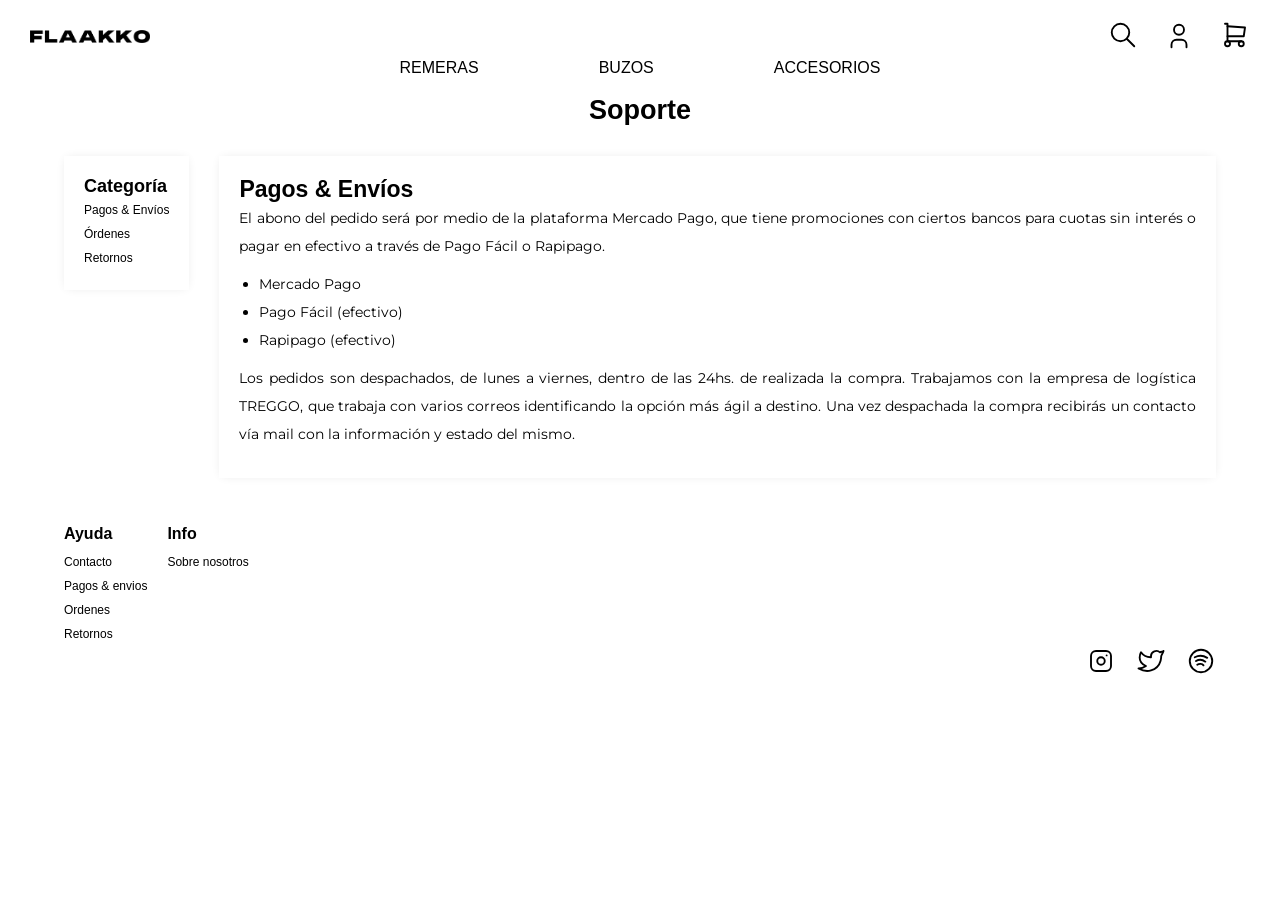
<file: pages/pagos-envios.html>
<!DOCTYPE html>
<html lang="en" dir="ltr">
  <head>
    <meta charset="utf-8">
    <meta name="viewport" content="width=device-width, initial-scale=1.0">
    <title>FLAAKKO | Pagos & Envíos</title>
    <meta name="description" content="Página de Soporte. Ropa unisex con estilo. Envíos a todos el país.">
    <meta name="keywords" content="ropa, soporte, pagos, envios, remeras, accesorios, buzos, unisex, streetwear">
    <link rel="preload" href="../css/normalize.css" as="style">
    <link rel="preload" href="../css/main.css" as="style">
    <link rel="stylesheet" href="../css/bootstrap.css">
    <link rel="stylesheet" href="../css/normalize.css">
    <link rel="stylesheet" href="../css/main.css">
    <link href="https://fonts.cdnfonts.com/css/monument-extended" rel="stylesheet">
    <link href="https://fonts.googleapis.com/css2?family=Montserrat:wght@400;700&display=swap" rel="stylesheet">
  </head>
  <body>
    <header class="header-pages">
      <div class="header-grid">
        <div class="logo">
          <a class="logo__link" href="../index.html">
            <img class="logo__nombre" src="../img/logo1 b.png" alt="logo flaakko">
          </a>
        </div>
        <nav class="navegacion">
          <a class="navegacion__enlace" href="404.html">
            <svg xmlns="http://www.w3.org/2000/svg" class="icon icon-tabler icon-tabler-search" width="30" height="30" viewBox="0 0 24 24" stroke-width="1.5" stroke="#000000" fill="none" stroke-linecap="round" stroke-linejoin="round">
              <path stroke="none" d="M0 0h24v24H0z" fill="none"/>
              <circle cx="10" cy="10" r="7" />
              <line x1="21" y1="21" x2="15" y2="15" />
            </svg>
          </a>
          <div class="navegacion__enlace">
            <!-- Button trigger modal -->
            <button type="button" class="navegacion__sign-in-modal" data-toggle="modal" data-target="#sign-in-modal">
              <svg xmlns="http://www.w3.org/2000/svg" class="icon icon-tabler icon-tabler-user" width="30" height="30" viewBox="0 0 24 24" stroke-width="1.5" stroke="#000000" fill="none" stroke-linecap="round" stroke-linejoin="round">
              <path stroke="none" d="M0 0h24v24H0z" fill="none"/>
              <circle cx="12" cy="7" r="4" />
              <path d="M6 21v-2a4 4 0 0 1 4 -4h4a4 4 0 0 1 4 4v2" />
              </svg>
            </button>
          </div>
          <a class="navegacion__enlace" href="404.html">
            <svg xmlns="http://www.w3.org/2000/svg" class="icon icon-tabler icon-tabler-shopping-cart" width="30" height="30" viewBox="0 0 24 24" stroke-width="1.5" stroke="#000000" fill="none" stroke-linecap="round" stroke-linejoin="round">
              <path stroke="none" d="M0 0h24v24H0z" fill="none"/>
              <circle cx="6" cy="19" r="2" />
              <circle cx="17" cy="19" r="2" />
              <path d="M17 17h-11v-14h-2" />
              <path d="M6 5l14 1l-1 7h-13" />
            </svg>
          </a>
        </nav>
        <nav class="navegacion2">
            <a class="navegacion2__enlace" href="remeras.html">Remeras</a>
            <a class="navegacion2__enlace" href="buzos.html">Buzos</a>
            <a class="navegacion2__enlace" href="accesorios.html">Accesorios</a>
        </nav>
      </div> <!-- .header-grid -->
    </header>

    <main class="main">
      <div class="contenedor">
        <section class="soporte">
          <h1 class="soporte__titulo no-margin">Soporte</h1>
          <div class="soporte__entrada">
            <h2 class="soporte__entrada-titulo no-margin">Pagos & Envíos</h2>
            <p class="soporte__parrafo">El abono del pedido será por medio de la plataforma Mercado Pago, que tiene promociones con ciertos bancos para cuotas sin interés o pagar en efectivo a través de Pago Fácil o Rapipago.</p>
            <ul class="soporte__lista">
              <li class="soporte__lista-item">Mercado Pago</li>
              <li class="soporte__lista-item">Pago Fácil (efectivo)</li>
              <li class="soporte__lista-item">Rapipago (efectivo)</li>
            </ul>
            <p class="soporte__parrafo">Los pedidos son despachados, de lunes a viernes, dentro de las 24hs. de realizada la compra. Trabajamos con la empresa de logística TREGGO, que trabaja con varios correos identificando la opción más ágil a destino. Una vez despachada la compra recibirás un contacto vía mail con la información y estado del mismo.</p>
          </div>
          <aside class="soporte__aside">
            <h3 class="soporte__aside-titulo no-margin">Categoría</h3>
            <a href="pagos-envios.html" class="soporte__enlaces">Pagos & Envíos</a>
            <a href="ordenes.html" class="soporte__enlaces">Órdenes</a>
            <a href="retornos.html" class="soporte__enlaces">Retornos</a>
          </aside>
          <aside class="soporte__aside-responsive">
            <p class="soporte__aside-responsive-titulo">Categoría:</p>
            <select class="soporte__select" name="categoria-soporte">
              <option class="soporte__opcion" value="pagos">Pagos & envíos</option>
              <option class="soporte__opcion" value="pagos">Órdenes</option>
              <option class="soporte__opcion" value="pagos">Retornos</option>
            </select>
          </aside>

        </section>
      </div> <!-- .contenedor -->
    </main>

    <footer class="footer">
      <div class="contenedor">
        <div class="footer-grid">
          <section class="paginas">
            <div class="paginas__item">
              <p class="paginas__titulo-seccion no-margin">Ayuda</p>
              <a class="paginas__enlace" href="contacto.html">Contacto</a>
              <a class="paginas__enlace" href="pagos-envios.html">Pagos & envios</a>
              <a class="paginas__enlace" href="ordenes.html">Ordenes</a>
              <a class="paginas__enlace" href="retornos.html">Retornos</a>
            </div>
            <div class="paginas__item">
              <p class="paginas__titulo-seccion no-margin">Info</p>
              <a class="paginas__enlace" href="sobre-nosotros.html">Sobre nosotros</a>
            </div>
          </section>
          <section class="redes">
            <a class="redes__enlace" href="https://www.instagram.com/" target="_blank">
              <svg xmlns="http://www.w3.org/2000/svg" class="icon icon-tabler icon-tabler-brand-instagram" width="30" height="30" viewBox="0 0 24 24" stroke-width="1.5" stroke="#000000" fill="none" stroke-linecap="round" stroke-linejoin="round">
                <path stroke="none" d="M0 0h24v24H0z" fill="none"/>
                <rect x="4" y="4" width="16" height="16" rx="4" />
                <circle cx="12" cy="12" r="3" />
                <line x1="16.5" y1="7.5" x2="16.5" y2="7.501" />
              </svg>
            </a>
            <a class="redes__enlace" href="https://twitter.com/" target="_blank">
              <svg xmlns="http://www.w3.org/2000/svg" class="icon icon-tabler icon-tabler-brand-twitter" width="30" height="30" viewBox="0 0 24 24" stroke-width="1.5" stroke="#000000" fill="none" stroke-linecap="round" stroke-linejoin="round">
                <path stroke="none" d="M0 0h24v24H0z" fill="none"/>
                <path d="M22 4.01c-1 .49 -1.98 .689 -3 .99c-1.121 -1.265 -2.783 -1.335 -4.38 -.737s-2.643 2.06 -2.62 3.737v1c-3.245 .083 -6.135 -1.395 -8 -4c0 0 -4.182 7.433 4 11c-1.872 1.247 -3.739 2.088 -6 2c3.308 1.803 6.913 2.423 10.034 1.517c3.58 -1.04 6.522 -3.723 7.651 -7.742a13.84 13.84 0 0 0 .497 -3.753c-.002 -.249 1.51 -2.772 1.818 -4.013z" />
              </svg>
            </a>
            <a class="redes__enlace" href="https://www.spotify.com/" target="_blank">
              <svg xmlns="http://www.w3.org/2000/svg" class="icon icon-tabler icon-tabler-brand-spotify" width="30" height="30" viewBox="0 0 24 24" stroke-width="1.5" stroke="#000000" fill="none" stroke-linecap="round" stroke-linejoin="round">
                <path stroke="none" d="M0 0h24v24H0z" fill="none"/>
                <circle cx="12" cy="12" r="9" />
                <path d="M8 11.973c2.5 -1.473 5.5 -.973 7.5 .527" />
                <path d="M9 15c1.5 -1 4 -1 5 .5" />
                <path d="M7 9c2 -1 6 -2 10 .5" />
              </svg>
            </a>
          </section>
        </div> <!-- .footer-grid -->
      </div> <!-- .contenedor -->
    </footer>

    <!-- Modal Sign-In -->
    <div class="modal fade" id="sign-in-modal" tabindex="-1" role="dialog" aria-labelledby="exampleModalCenterTitle" aria-hidden="true">
      <div class="modal-dialog modal-dialog-centered" role="document">
        <div class="modal-content">
          <div class="modal-header">
            <h5 class="modal-title" id="sign-in-exampleModalLongTitle">Iniciar sesion</h5>
            <button type="button" class="close navegacion__sign-in-modal-close" data-dismiss="modal" aria-label="Close">
              <span aria-hidden="true">&times;</span>
            </button>
          </div>
          <div class="modal-body">
            <form class="navegacion__sign-in-modal-form" action="" method="">
              <label class="block" for="email-sign-in">Tu email*</label>
              <input class="modal--input block" type="email" name="email-sign-in" id="email-sign-in" value="" placeholder="tuemail@mail.com" required>
              <br>

                <label class="block" for="password-sign-in">Tu contraseña*</label>
              <input class="modal--input block" type="password" name="password-sign-in" id="password-sign-in" value="" required>
              <br>
            </form>
          </div>
          <div class="modal-footer">
            <button type="button" class="btn btn-secondary modal--boton-secundario" data-dismiss="modal">Cerrar</button>
            <button type="button" class="btn btn-primary modal--boton-primario">Entrar</button>
          </div>
        </div>
      </div>
    </div>

    <script src="https://code.jquery.com/jquery-3.3.1.slim.min.js" integrity="sha384-q8i/X+965DzO0rT7abK41JStQIAqVgRVzpbzo5smXKp4YfRvH+8abtTE1Pi6jizo" crossorigin="anonymous"></script>
    <script src="https://cdnjs.cloudflare.com/ajax/libs/popper.js/1.14.7/umd/popper.min.js" integrity="sha384-UO2eT0CpHqdSJQ6hJty5KVphtPhzWj9WO1clHTMGa3JDZwrnQq4sF86dIHNDz0W1" crossorigin="anonymous"></script>
    <script src="https://stackpath.bootstrapcdn.com/bootstrap/4.3.1/js/bootstrap.min.js" integrity="sha384-JjSmVgyd0p3pXB1rRibZUAYoIIy6OrQ6VrjIEaFf/nJGzIxFDsf4x0xIM+B07jRM" crossorigin="anonymous"></script>
    <script src="https://cdn.jsdelivr.net/npm/bootstrap@5.1.0/dist/js/bootstrap.min.js" integrity="sha384-cn7l7gDp0eyniUwwAZgrzD06kc/tftFf19TOAs2zVinnD/C7E91j9yyk5//jjpt/" crossorigin="anonymous"></script>

  </body>
</html>
</file>
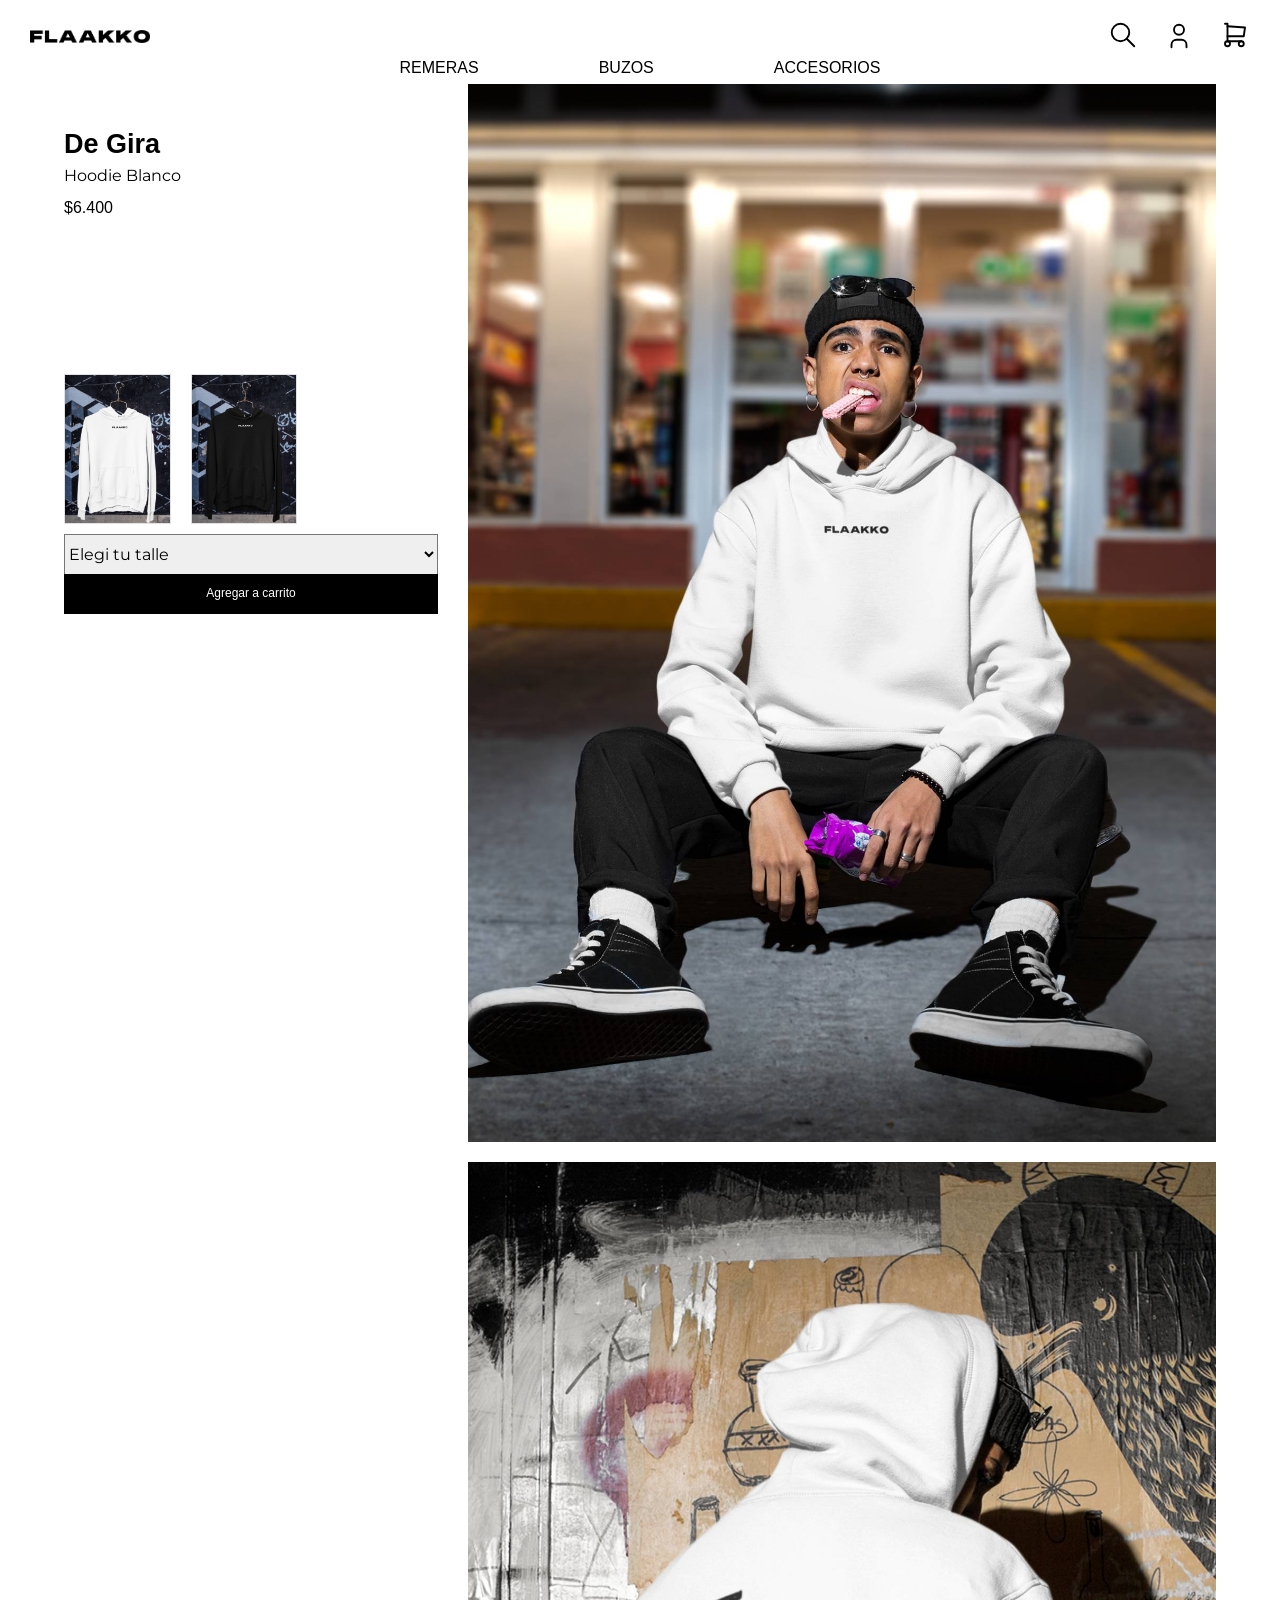
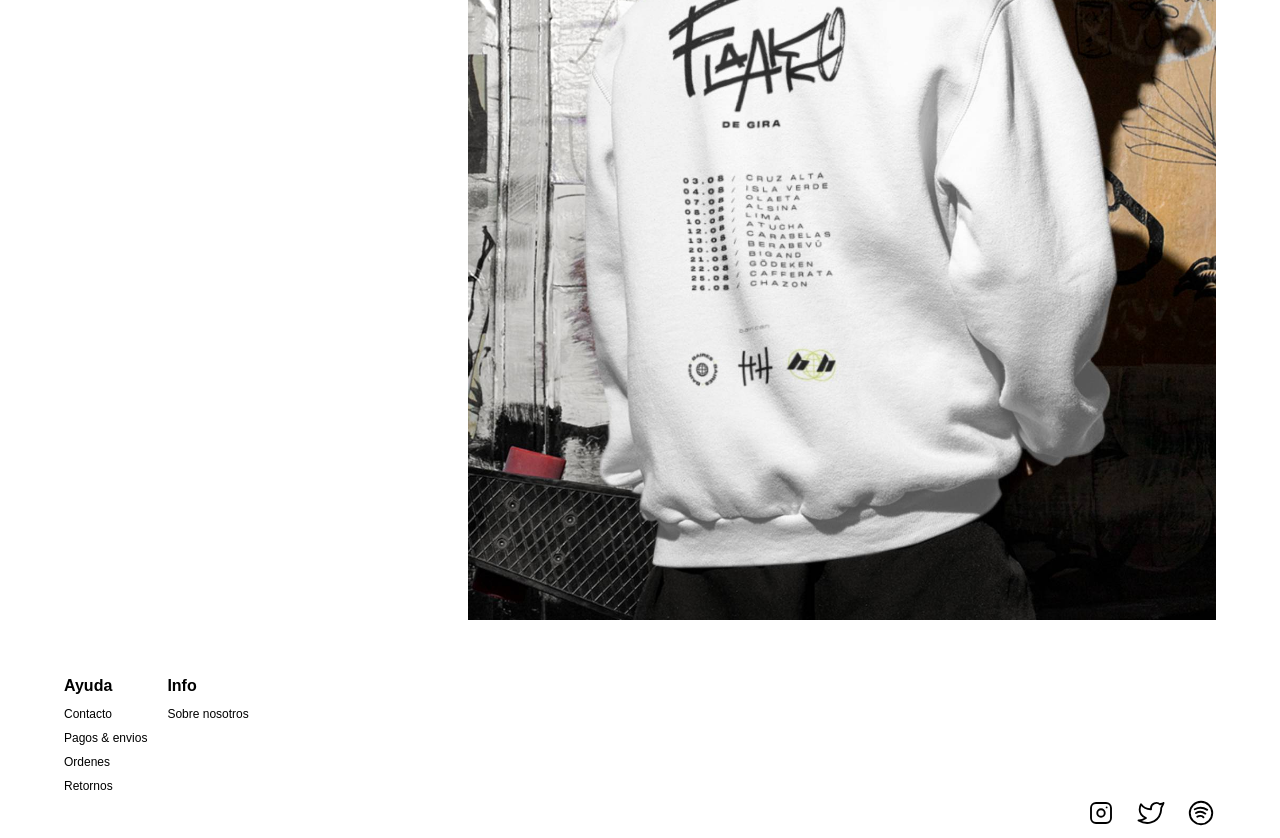
<file: pages/producto.html>
<!DOCTYPE html>
<html lang="en" dir="ltr">
  <head>
    <meta charset="utf-8">
    <meta name="viewport" content="width=device-width, initial-scale=1.0">
    <title>FLAAKKO | Producto</title>
    <meta name="description" content="Nombre Producto. Ropa unisex con estilo. Envíos a todos el país.">
    <meta name="keywords" content="ropa, producto, remeras, accesorios, buzos, unisex, streetwear">
    <link rel="preload" href="../css/normalize.css" as="style">
    <link rel="preload" href="../css/main.css" as="style">
    <link rel="stylesheet" href="../css/bootstrap.css">
    <link rel="stylesheet" href="../css/normalize.css">
    <link rel="stylesheet" href="../css/main.css">
    <link href="https://fonts.cdnfonts.com/css/monument-extended" rel="stylesheet">
    <link href="https://fonts.googleapis.com/css2?family=Montserrat:wght@400;700&display=swap" rel="stylesheet">
  </head>
  <body>
    <header class="header-pages">
      <div class="header-grid">
        <div class="logo">
          <a class="logo__link" href="../index.html">
            <img class="logo__nombre" src="../img/logo1 b.png" alt="logo flaakko">
          </a>
        </div>
        <nav class="navegacion">
          <a class="navegacion__enlace" href="404.html">
            <svg xmlns="http://www.w3.org/2000/svg" class="icon icon-tabler icon-tabler-search" width="30" height="30" viewBox="0 0 24 24" stroke-width="1.5" stroke="#000000" fill="none" stroke-linecap="round" stroke-linejoin="round">
              <path stroke="none" d="M0 0h24v24H0z" fill="none"/>
              <circle cx="10" cy="10" r="7" />
              <line x1="21" y1="21" x2="15" y2="15" />
            </svg>
          </a>
          <div class="navegacion__enlace">
            <!-- Button trigger modal -->
            <button type="button" class="navegacion__sign-in-modal" data-toggle="modal" data-target="#sign-in-modal">
              <svg xmlns="http://www.w3.org/2000/svg" class="icon icon-tabler icon-tabler-user" width="30" height="30" viewBox="0 0 24 24" stroke-width="1.5" stroke="#000000" fill="none" stroke-linecap="round" stroke-linejoin="round">
              <path stroke="none" d="M0 0h24v24H0z" fill="none"/>
              <circle cx="12" cy="7" r="4" />
              <path d="M6 21v-2a4 4 0 0 1 4 -4h4a4 4 0 0 1 4 4v2" />
              </svg>
            </button>
          </div>
          <a class="navegacion__enlace" href="404.html">
            <svg xmlns="http://www.w3.org/2000/svg" class="icon icon-tabler icon-tabler-shopping-cart" width="30" height="30" viewBox="0 0 24 24" stroke-width="1.5" stroke="#000000" fill="none" stroke-linecap="round" stroke-linejoin="round">
              <path stroke="none" d="M0 0h24v24H0z" fill="none"/>
              <circle cx="6" cy="19" r="2" />
              <circle cx="17" cy="19" r="2" />
              <path d="M17 17h-11v-14h-2" />
              <path d="M6 5l14 1l-1 7h-13" />
            </svg>
          </a>
        </nav>
        <nav class="navegacion2">
            <a class="navegacion2__enlace" href="remeras.html">Remeras</a>
            <a class="navegacion2__enlace" href="buzos.html">Buzos</a>
            <a class="navegacion2__enlace" href="accesorios.html">Accesorios</a>
        </nav>
      </div> <!-- .header-grid -->
    </header>

    <main class="main">
      <div class="contenedor">
        <section class="producto">
          <div class="producto__sticky">
            <div class="producto__info">
              <h1 class="producto__nombre no-margin">De Gira</h1>
              <p class="producto__detalle no-margin">Hoodie Blanco</p>
              <p class="producto__precio no-margin">$6.400</p>
              <div class="producto__color">
                <img class="producto__miniatura" src="../img/producto-blanco-1-miniatura.jpg" alt="">
                <img class="producto__miniatura" src="../img/producto-negro-1-miniatura.jpg" alt="">
              </div>
              <select class="producto__talle" name="">
                <option value="xs" disabled selected>Elegi tu talle</option>
                <option value="xs">XS</option>
                <option value="s">S</option>
                <option value="m">M</option>
                <option value="l">L</option>
                <option value="xl">XL</option>
              </select>
              <button class="producto__boton" type="button" name="button">Agregar a carrito</button>
            </div> <!-- .producto__info -->
          </div> <!-- .producto__sticky -->

          <div class="producto__sticky-responsive">
            <div class="producto__info-responsive">
              <p class="producto__nombre-responsive no-margin">Hoodie <span>De Gira</span> blanco</p>
              <p class="producto__precio-responsive no-margin">$6.400</p>
              <select class="producto__talle-responsive" name="">
                <option value="xs" disabled selected>Elegi tu talle</option>
                <option value="xs">XS</option>
                <option value="s">S</option>
                <option value="m">M</option>
                <option value="l">L</option>
                <option value="xl">XL</option>
              </select>
              <button class="producto__boton-responsive" type="button" name="button">Agregar a carrito</button>
            </div> <!-- .producto__info-responsive -->
          </div> <!-- .producto__sticky-responsive -->

          <div class="producto__img">
            <img src="../img/productos-hoodie-blanco-1.jpg" alt="">
            <img src="../img/productos-hoodie-blanco-2.jpg" alt="">
          </div>
        </section>
      </div> <!-- .contenedor -->
    </main>

    <footer class="footer">
      <div class="contenedor">
        <div class="footer-grid">
          <section class="paginas">
            <div class="paginas__item">
              <p class="paginas__titulo-seccion no-margin">Ayuda</p>
              <a class="paginas__enlace" href="contacto.html">Contacto</a>
              <a class="paginas__enlace" href="pagos-envios.html">Pagos & envios</a>
              <a class="paginas__enlace" href="ordenes.html">Ordenes</a>
              <a class="paginas__enlace" href="retornos.html">Retornos</a>
            </div>
            <div class="paginas__item">
              <p class="paginas__titulo-seccion no-margin">Info</p>
              <a class="paginas__enlace" href="sobre-nosotros.html">Sobre nosotros</a>
            </div>
          </section>
          <section class="redes">
            <a class="redes__enlace" href="https://www.instagram.com/" target="_blank">
              <svg xmlns="http://www.w3.org/2000/svg" class="icon icon-tabler icon-tabler-brand-instagram" width="30" height="30" viewBox="0 0 24 24" stroke-width="1.5" stroke="#000000" fill="none" stroke-linecap="round" stroke-linejoin="round">
                <path stroke="none" d="M0 0h24v24H0z" fill="none"/>
                <rect x="4" y="4" width="16" height="16" rx="4" />
                <circle cx="12" cy="12" r="3" />
                <line x1="16.5" y1="7.5" x2="16.5" y2="7.501" />
              </svg>
            </a>
            <a class="redes__enlace" href="https://twitter.com/" target="_blank">
              <svg xmlns="http://www.w3.org/2000/svg" class="icon icon-tabler icon-tabler-brand-twitter" width="30" height="30" viewBox="0 0 24 24" stroke-width="1.5" stroke="#000000" fill="none" stroke-linecap="round" stroke-linejoin="round">
                <path stroke="none" d="M0 0h24v24H0z" fill="none"/>
                <path d="M22 4.01c-1 .49 -1.98 .689 -3 .99c-1.121 -1.265 -2.783 -1.335 -4.38 -.737s-2.643 2.06 -2.62 3.737v1c-3.245 .083 -6.135 -1.395 -8 -4c0 0 -4.182 7.433 4 11c-1.872 1.247 -3.739 2.088 -6 2c3.308 1.803 6.913 2.423 10.034 1.517c3.58 -1.04 6.522 -3.723 7.651 -7.742a13.84 13.84 0 0 0 .497 -3.753c-.002 -.249 1.51 -2.772 1.818 -4.013z" />
              </svg>
            </a>
            <a class="redes__enlace" href="https://www.spotify.com/" target="_blank">
              <svg xmlns="http://www.w3.org/2000/svg" class="icon icon-tabler icon-tabler-brand-spotify" width="30" height="30" viewBox="0 0 24 24" stroke-width="1.5" stroke="#000000" fill="none" stroke-linecap="round" stroke-linejoin="round">
                <path stroke="none" d="M0 0h24v24H0z" fill="none"/>
                <circle cx="12" cy="12" r="9" />
                <path d="M8 11.973c2.5 -1.473 5.5 -.973 7.5 .527" />
                <path d="M9 15c1.5 -1 4 -1 5 .5" />
                <path d="M7 9c2 -1 6 -2 10 .5" />
              </svg>
            </a>
          </section>
        </div> <!-- .footer-grid -->
      </div> <!-- .contenedor -->
    </footer>

    <!-- Modal Sign-In -->
    <div class="modal fade" id="sign-in-modal" tabindex="-1" role="dialog" aria-labelledby="exampleModalCenterTitle" aria-hidden="true">
      <div class="modal-dialog modal-dialog-centered" role="document">
        <div class="modal-content">
          <div class="modal-header">
            <h5 class="modal-title" id="sign-in-exampleModalLongTitle">Iniciar sesion</h5>
            <button type="button" class="close navegacion__sign-in-modal-close" data-dismiss="modal" aria-label="Close">
              <span aria-hidden="true">&times;</span>
            </button>
          </div>
          <div class="modal-body">
            <form class="navegacion__sign-in-modal-form" action="" method="">
              <label class="block" for="email-sign-in">Tu email*</label>
              <input class="modal--input block" type="email" name="email-sign-in" id="email-sign-in" value="" placeholder="tuemail@mail.com" required>
              <br>

                <label class="block" for="password-sign-in">Tu contraseña*</label>
              <input class="modal--input block" type="password" name="password-sign-in" id="password-sign-in" value="" required>
              <br>
            </form>
          </div>
          <div class="modal-footer">
            <button type="button" class="btn btn-secondary modal--boton-secundario" data-dismiss="modal">Cerrar</button>
            <button type="button" class="btn btn-primary modal--boton-primario">Entrar</button>
          </div>
        </div>
      </div>
    </div>

    <script src="https://code.jquery.com/jquery-3.3.1.slim.min.js" integrity="sha384-q8i/X+965DzO0rT7abK41JStQIAqVgRVzpbzo5smXKp4YfRvH+8abtTE1Pi6jizo" crossorigin="anonymous"></script>
    <script src="https://cdnjs.cloudflare.com/ajax/libs/popper.js/1.14.7/umd/popper.min.js" integrity="sha384-UO2eT0CpHqdSJQ6hJty5KVphtPhzWj9WO1clHTMGa3JDZwrnQq4sF86dIHNDz0W1" crossorigin="anonymous"></script>
    <script src="https://stackpath.bootstrapcdn.com/bootstrap/4.3.1/js/bootstrap.min.js" integrity="sha384-JjSmVgyd0p3pXB1rRibZUAYoIIy6OrQ6VrjIEaFf/nJGzIxFDsf4x0xIM+B07jRM" crossorigin="anonymous"></script>
    <script src="https://cdn.jsdelivr.net/npm/bootstrap@5.1.0/dist/js/bootstrap.min.js" integrity="sha384-cn7l7gDp0eyniUwwAZgrzD06kc/tftFf19TOAs2zVinnD/C7E91j9yyk5//jjpt/" crossorigin="anonymous"></script>

  </body>
</html>
</file>
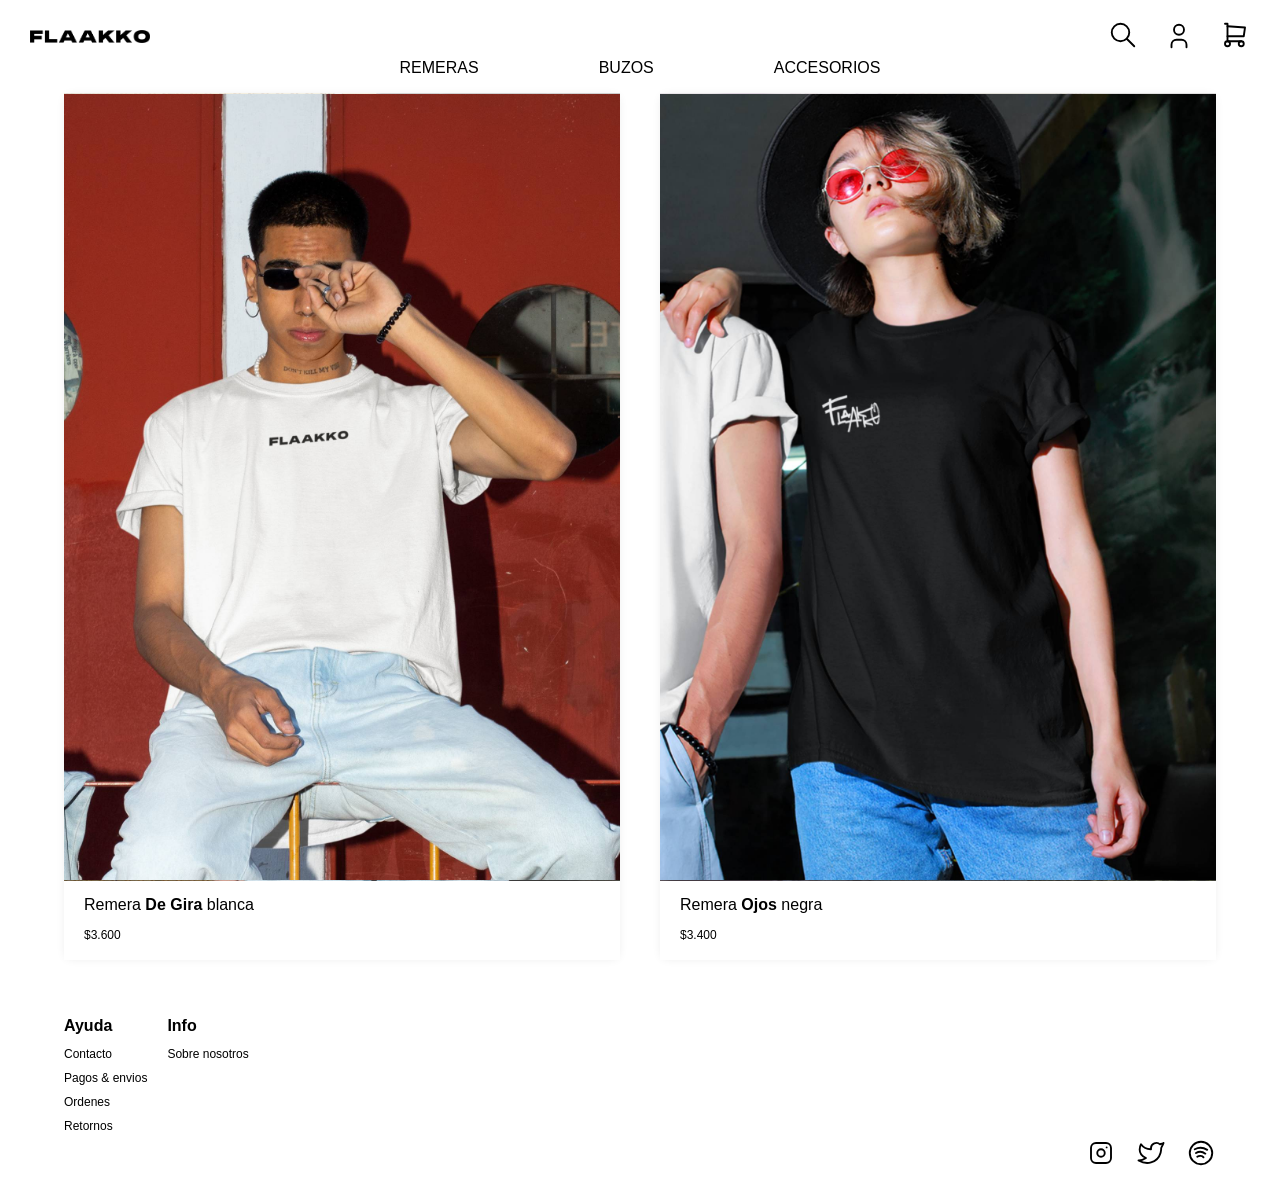
<file: pages/remeras.html>
<!DOCTYPE html>
<html lang="en" dir="ltr">
  <head>
    <meta charset="utf-8">
    <meta name="viewport" content="width=device-width, initial-scale=1.0">
    <title>FLAAKKO | Remeras</title>
    <meta name="description" content="Colección de remeras. Ropa unisex con estilo. Envíos a todos el país.">
    <meta name="keywords" content="ropa, remeras, unisex, streetwear">
    <link rel="preload" href="../css/normalize.css" as="style">
    <link rel="preload" href="../css/main.css" as="style">
    <link rel="stylesheet" href="../css/bootstrap.css">
    <link rel="stylesheet" href="../css/normalize.css">
    <link rel="stylesheet" href="../css/main.css">
    <link href="https://fonts.cdnfonts.com/css/monument-extended" rel="stylesheet">
    <link href="https://fonts.googleapis.com/css2?family=Montserrat:wght@400;700&display=swap" rel="stylesheet">
  </head>
  <body>
    <header class="header-pages">
      <div class="header-grid">
        <div class="logo">
          <a class="logo__link" href="../index.html">
            <img class="logo__nombre" src="../img/logo1 b.png" alt="logo flaakko">
          </a>
        </div>
        <nav class="navegacion">
          <a class="navegacion__enlace" href="404.html">
            <svg xmlns="http://www.w3.org/2000/svg" class="icon icon-tabler icon-tabler-search" width="30" height="30" viewBox="0 0 24 24" stroke-width="1.5" stroke="#000000" fill="none" stroke-linecap="round" stroke-linejoin="round">
              <path stroke="none" d="M0 0h24v24H0z" fill="none"/>
              <circle cx="10" cy="10" r="7" />
              <line x1="21" y1="21" x2="15" y2="15" />
            </svg>
          </a>
          <div class="navegacion__enlace">
            <!-- Button trigger modal -->
            <button type="button" class="navegacion__sign-in-modal" data-toggle="modal" data-target="#sign-in-modal">
              <svg xmlns="http://www.w3.org/2000/svg" class="icon icon-tabler icon-tabler-user" width="30" height="30" viewBox="0 0 24 24" stroke-width="1.5" stroke="#000000" fill="none" stroke-linecap="round" stroke-linejoin="round">
              <path stroke="none" d="M0 0h24v24H0z" fill="none"/>
              <circle cx="12" cy="7" r="4" />
              <path d="M6 21v-2a4 4 0 0 1 4 -4h4a4 4 0 0 1 4 4v2" />
              </svg>
            </button>
          </div>
          <a class="navegacion__enlace" href="404.html">
            <svg xmlns="http://www.w3.org/2000/svg" class="icon icon-tabler icon-tabler-shopping-cart" width="30" height="30" viewBox="0 0 24 24" stroke-width="1.5" stroke="#000000" fill="none" stroke-linecap="round" stroke-linejoin="round">
              <path stroke="none" d="M0 0h24v24H0z" fill="none"/>
              <circle cx="6" cy="19" r="2" />
              <circle cx="17" cy="19" r="2" />
              <path d="M17 17h-11v-14h-2" />
              <path d="M6 5l14 1l-1 7h-13" />
            </svg>
          </a>
        </nav>
        <nav class="navegacion2">
            <a class="navegacion2__enlace" href="remeras.html">Remeras</a>
            <a class="navegacion2__enlace" href="buzos.html">Buzos</a>
            <a class="navegacion2__enlace" href="accesorios.html">Accesorios</a>
        </nav>
      </div> <!-- .header-grid -->
    </header>

    <main class="main">
      <div class="contenedor">
        <section class="productos">
          <div class="productos__item">
              <a href="producto.html" class="productos__enlace">
                <div class="productos__imagen-contenedor">
                  <img src="../img/productos-remera-blanca-1.jpg" alt="" class="productos__imagen">
                  <img src="../img/productos-remera-blanca-2.jpg" alt="" class="productos__imagen-bottom">
                </div>
                <ul class="productos__info">
                  <li class="productos__nombre">Remera <span>De Gira</span> blanca</li>
                  <li class="productos__precio">$3.600</li>
                </ul>
              </a>
          </div>
          <div class="productos__item">
              <a href="producto.html" class="productos__enlace">
                <div class="productos__imagen-contenedor">
                  <img src="../img/productos-remera-negra-1.jpg" alt="" class="productos__imagen">
                  <img src="../img/productos-remera-negra-2.jpg" alt="" class="productos__imagen-bottom">
                </div>
                <ul class="productos__info">
                  <li class="productos__nombre">Remera <span>Ojos</span> negra</li>
                  <li class="productos__precio">$3.400</li>
                </ul>
              </a>
          </div>
        </section>
      </div> <!-- .contenedor -->
    </main>

    <footer class="footer">
      <div class="contenedor">
        <div class="footer-grid">
          <section class="paginas">
            <div class="paginas__item">
              <p class="paginas__titulo-seccion no-margin">Ayuda</p>
              <a class="paginas__enlace" href="contacto.html">Contacto</a>
              <a class="paginas__enlace" href="pagos-envios.html">Pagos & envios</a>
              <a class="paginas__enlace" href="ordenes.html">Ordenes</a>
              <a class="paginas__enlace" href="retornos.html">Retornos</a>
            </div>
            <div class="paginas__item">
              <p class="paginas__titulo-seccion no-margin">Info</p>
              <a class="paginas__enlace" href="sobre-nosotros.html">Sobre nosotros</a>
            </div>
          </section>
          <section class="redes">
            <a class="redes__enlace" href="https://www.instagram.com/" target="_blank">
              <svg xmlns="http://www.w3.org/2000/svg" class="icon icon-tabler icon-tabler-brand-instagram" width="30" height="30" viewBox="0 0 24 24" stroke-width="1.5" stroke="#000000" fill="none" stroke-linecap="round" stroke-linejoin="round">
                <path stroke="none" d="M0 0h24v24H0z" fill="none"/>
                <rect x="4" y="4" width="16" height="16" rx="4" />
                <circle cx="12" cy="12" r="3" />
                <line x1="16.5" y1="7.5" x2="16.5" y2="7.501" />
              </svg>
            </a>
            <a class="redes__enlace" href="https://twitter.com/" target="_blank">
              <svg xmlns="http://www.w3.org/2000/svg" class="icon icon-tabler icon-tabler-brand-twitter" width="30" height="30" viewBox="0 0 24 24" stroke-width="1.5" stroke="#000000" fill="none" stroke-linecap="round" stroke-linejoin="round">
                <path stroke="none" d="M0 0h24v24H0z" fill="none"/>
                <path d="M22 4.01c-1 .49 -1.98 .689 -3 .99c-1.121 -1.265 -2.783 -1.335 -4.38 -.737s-2.643 2.06 -2.62 3.737v1c-3.245 .083 -6.135 -1.395 -8 -4c0 0 -4.182 7.433 4 11c-1.872 1.247 -3.739 2.088 -6 2c3.308 1.803 6.913 2.423 10.034 1.517c3.58 -1.04 6.522 -3.723 7.651 -7.742a13.84 13.84 0 0 0 .497 -3.753c-.002 -.249 1.51 -2.772 1.818 -4.013z" />
              </svg>
            </a>
            <a class="redes__enlace" href="https://www.spotify.com/" target="_blank">
              <svg xmlns="http://www.w3.org/2000/svg" class="icon icon-tabler icon-tabler-brand-spotify" width="30" height="30" viewBox="0 0 24 24" stroke-width="1.5" stroke="#000000" fill="none" stroke-linecap="round" stroke-linejoin="round">
                <path stroke="none" d="M0 0h24v24H0z" fill="none"/>
                <circle cx="12" cy="12" r="9" />
                <path d="M8 11.973c2.5 -1.473 5.5 -.973 7.5 .527" />
                <path d="M9 15c1.5 -1 4 -1 5 .5" />
                <path d="M7 9c2 -1 6 -2 10 .5" />
              </svg>
            </a>
          </section>
        </div> <!-- .footer-grid -->
      </div> <!-- .contenedor -->
    </footer>

    <!-- Modal Sign-In -->
    <div class="modal fade" id="sign-in-modal" tabindex="-1" role="dialog" aria-labelledby="exampleModalCenterTitle" aria-hidden="true">
      <div class="modal-dialog modal-dialog-centered" role="document">
        <div class="modal-content">
          <div class="modal-header">
            <h5 class="modal-title" id="sign-in-exampleModalLongTitle">Iniciar sesion</h5>
            <button type="button" class="close navegacion__sign-in-modal-close" data-dismiss="modal" aria-label="Close">
              <span aria-hidden="true">&times;</span>
            </button>
          </div>
          <div class="modal-body">
            <form class="navegacion__sign-in-modal-form" action="" method="">
              <label class="block" for="email-sign-in">Tu email*</label>
              <input class="modal--input block" type="email" name="email-sign-in" id="email-sign-in" value="" placeholder="tuemail@mail.com" required>
              <br>

                <label class="block" for="password-sign-in">Tu contraseña*</label>
              <input class="modal--input block" type="password" name="password-sign-in" id="password-sign-in" value="" required>
              <br>
            </form>
          </div>
          <div class="modal-footer">
            <button type="button" class="btn btn-secondary modal--boton-secundario" data-dismiss="modal">Cerrar</button>
            <button type="button" class="btn btn-primary modal--boton-primario">Entrar</button>
          </div>
        </div>
      </div>
    </div>

    <script src="https://code.jquery.com/jquery-3.3.1.slim.min.js" integrity="sha384-q8i/X+965DzO0rT7abK41JStQIAqVgRVzpbzo5smXKp4YfRvH+8abtTE1Pi6jizo" crossorigin="anonymous"></script>
    <script src="https://cdnjs.cloudflare.com/ajax/libs/popper.js/1.14.7/umd/popper.min.js" integrity="sha384-UO2eT0CpHqdSJQ6hJty5KVphtPhzWj9WO1clHTMGa3JDZwrnQq4sF86dIHNDz0W1" crossorigin="anonymous"></script>
    <script src="https://stackpath.bootstrapcdn.com/bootstrap/4.3.1/js/bootstrap.min.js" integrity="sha384-JjSmVgyd0p3pXB1rRibZUAYoIIy6OrQ6VrjIEaFf/nJGzIxFDsf4x0xIM+B07jRM" crossorigin="anonymous"></script>
    <script src="https://cdn.jsdelivr.net/npm/bootstrap@5.1.0/dist/js/bootstrap.min.js" integrity="sha384-cn7l7gDp0eyniUwwAZgrzD06kc/tftFf19TOAs2zVinnD/C7E91j9yyk5//jjpt/" crossorigin="anonymous"></script>

  </body>
</html>
</file>
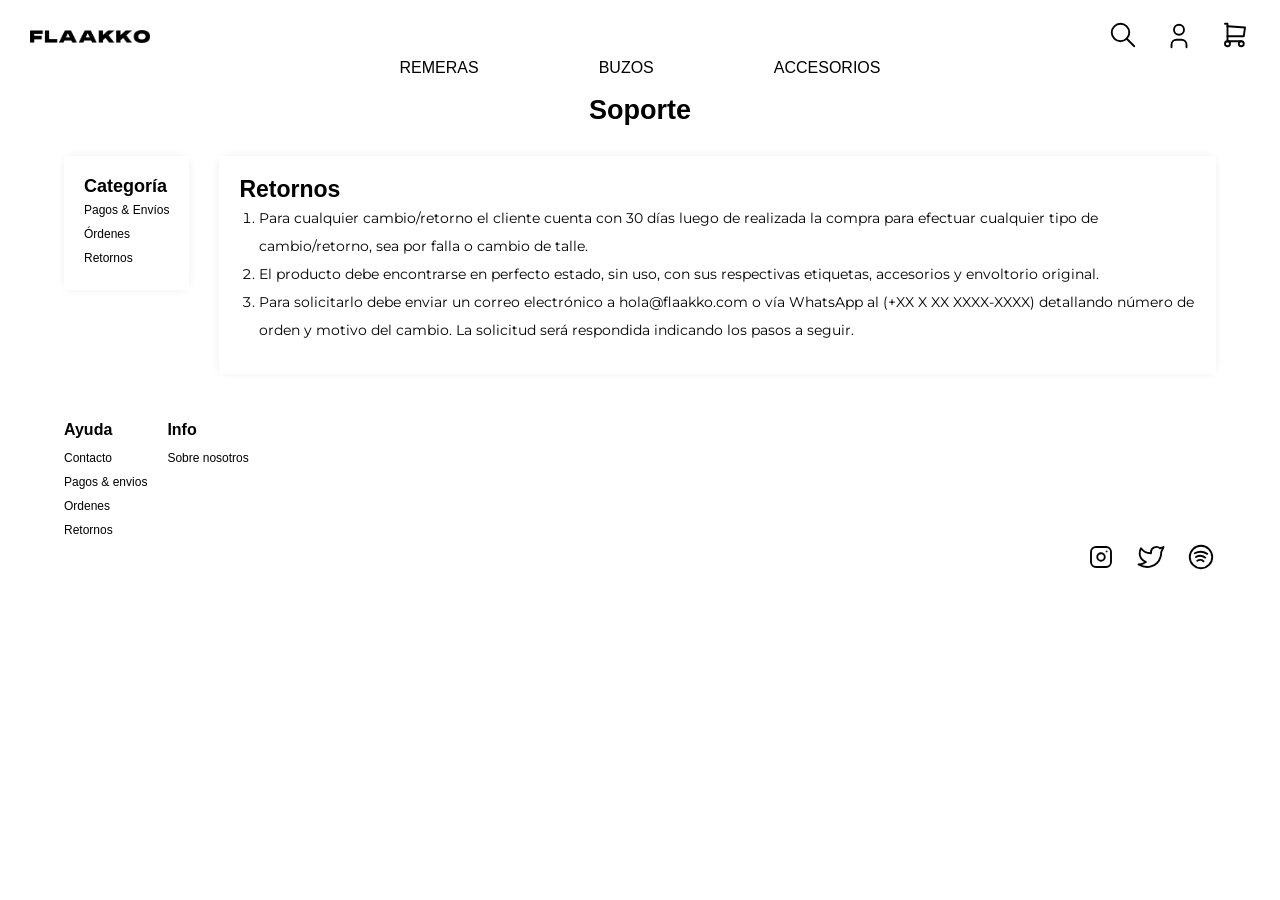
<file: pages/retornos.html>
<!DOCTYPE html>
<html lang="en" dir="ltr">
  <head>
    <meta charset="utf-8">
    <meta name="viewport" content="width=device-width, initial-scale=1.0">
    <title>FLAAKKO | Retornos</title>
    <meta name="description" content="Página de Soporte. Ropa unisex con estilo. Envíos a todos el país.">
    <meta name="keywords" content="ropa, soporte, retornos, remeras, accesorios, buzos, unisex, streetwear">
    <link rel="preload" href="../css/normalize.css" as="style">
    <link rel="preload" href="../css/main.css" as="style">
    <link rel="stylesheet" href="../css/bootstrap.css">
    <link rel="stylesheet" href="../css/normalize.css">
    <link rel="stylesheet" href="../css/main.css">
    <link href="https://fonts.cdnfonts.com/css/monument-extended" rel="stylesheet">
    <link href="https://fonts.googleapis.com/css2?family=Montserrat:wght@400;700&display=swap" rel="stylesheet">
  </head>
  <body>
    <header class="header-pages">
      <div class="header-grid">
        <div class="logo">
          <a class="logo__link" href="../index.html">
            <img class="logo__nombre" src="../img/logo1 b.png" alt="logo flaakko">
          </a>
        </div>
        <nav class="navegacion">
          <a class="navegacion__enlace" href="404.html">
            <svg xmlns="http://www.w3.org/2000/svg" class="icon icon-tabler icon-tabler-search" width="30" height="30" viewBox="0 0 24 24" stroke-width="1.5" stroke="#000000" fill="none" stroke-linecap="round" stroke-linejoin="round">
              <path stroke="none" d="M0 0h24v24H0z" fill="none"/>
              <circle cx="10" cy="10" r="7" />
              <line x1="21" y1="21" x2="15" y2="15" />
            </svg>
          </a>
          <div class="navegacion__enlace">
            <!-- Button trigger modal -->
            <button type="button" class="navegacion__sign-in-modal" data-toggle="modal" data-target="#sign-in-modal">
              <svg xmlns="http://www.w3.org/2000/svg" class="icon icon-tabler icon-tabler-user" width="30" height="30" viewBox="0 0 24 24" stroke-width="1.5" stroke="#000000" fill="none" stroke-linecap="round" stroke-linejoin="round">
              <path stroke="none" d="M0 0h24v24H0z" fill="none"/>
              <circle cx="12" cy="7" r="4" />
              <path d="M6 21v-2a4 4 0 0 1 4 -4h4a4 4 0 0 1 4 4v2" />
              </svg>
            </button>
          </div>
          <a class="navegacion__enlace" href="404.html">
            <svg xmlns="http://www.w3.org/2000/svg" class="icon icon-tabler icon-tabler-shopping-cart" width="30" height="30" viewBox="0 0 24 24" stroke-width="1.5" stroke="#000000" fill="none" stroke-linecap="round" stroke-linejoin="round">
              <path stroke="none" d="M0 0h24v24H0z" fill="none"/>
              <circle cx="6" cy="19" r="2" />
              <circle cx="17" cy="19" r="2" />
              <path d="M17 17h-11v-14h-2" />
              <path d="M6 5l14 1l-1 7h-13" />
            </svg>
          </a>
        </nav>
        <nav class="navegacion2">
            <a class="navegacion2__enlace" href="remeras.html">Remeras</a>
            <a class="navegacion2__enlace" href="buzos.html">Buzos</a>
            <a class="navegacion2__enlace" href="accesorios.html">Accesorios</a>
        </nav>
      </div> <!-- .header-grid -->
    </header>

    <main class="main">
      <div class="contenedor">
        <section class="soporte">
          <h1 class="soporte__titulo no-margin">Soporte</h1>
          <div class="soporte__entrada">
            <h2 class="soporte__entrada-titulo no-margin">Retornos</h2>
            <ol class="soporte__lista">
              <li class="soporte__lista-item">Para cualquier cambio/retorno el cliente cuenta con 30 días luego de realizada la compra para efectuar cualquier tipo de cambio/retorno, sea por falla o cambio de talle.</li>
              <li class="soporte__lista-item">El producto debe encontrarse en perfecto estado, sin uso, con sus respectivas etiquetas, accesorios y envoltorio original.</li>
              <li class="soporte__lista-item">Para solicitarlo debe enviar un correo electrónico a hola@flaakko.com o vía WhatsApp al (+XX X XX XXXX-XXXX) detallando número de orden y motivo del cambio. La solicitud será respondida indicando los pasos a seguir.</li>
            </ol>
          </div>
          <aside class="soporte__aside">
            <h3 class="soporte__aside-titulo no-margin">Categoría</h3>
            <a href="pagos-envios.html" class="soporte__enlaces">Pagos & Envíos</a>
            <a href="ordenes.html" class="soporte__enlaces">Órdenes</a>
            <a href="retornos.html" class="soporte__enlaces">Retornos</a>
          </aside>
          <aside class="soporte__aside-responsive">
            <p class="soporte__aside-responsive-titulo">Categoría:</p>
            <select class="soporte__select" name="categoria-soporte">
              <option class="soporte__opcion" value="pagos">Pagos & envíos</option>
              <option class="soporte__opcion" value="pagos">Órdenes</option>
              <option class="soporte__opcion" value="pagos">Retornos</option>
            </select>
          </aside>

        </section>
      </div> <!-- .contenedor -->
    </main>

    <footer class="footer">
      <div class="contenedor">
        <div class="footer-grid">
          <section class="paginas">
            <div class="paginas__item">
              <p class="paginas__titulo-seccion no-margin">Ayuda</p>
              <a class="paginas__enlace" href="contacto.html">Contacto</a>
              <a class="paginas__enlace" href="pagos-envios.html">Pagos & envios</a>
              <a class="paginas__enlace" href="ordenes.html">Ordenes</a>
              <a class="paginas__enlace" href="retornos.html">Retornos</a>
            </div>
            <div class="paginas__item">
              <p class="paginas__titulo-seccion no-margin">Info</p>
              <a class="paginas__enlace" href="sobre-nosotros.html">Sobre nosotros</a>
            </div>
          </section>
          <section class="redes">
            <a class="redes__enlace" href="https://www.instagram.com/" target="_blank">
              <svg xmlns="http://www.w3.org/2000/svg" class="icon icon-tabler icon-tabler-brand-instagram" width="30" height="30" viewBox="0 0 24 24" stroke-width="1.5" stroke="#000000" fill="none" stroke-linecap="round" stroke-linejoin="round">
                <path stroke="none" d="M0 0h24v24H0z" fill="none"/>
                <rect x="4" y="4" width="16" height="16" rx="4" />
                <circle cx="12" cy="12" r="3" />
                <line x1="16.5" y1="7.5" x2="16.5" y2="7.501" />
              </svg>
            </a>
            <a class="redes__enlace" href="https://twitter.com/" target="_blank">
              <svg xmlns="http://www.w3.org/2000/svg" class="icon icon-tabler icon-tabler-brand-twitter" width="30" height="30" viewBox="0 0 24 24" stroke-width="1.5" stroke="#000000" fill="none" stroke-linecap="round" stroke-linejoin="round">
                <path stroke="none" d="M0 0h24v24H0z" fill="none"/>
                <path d="M22 4.01c-1 .49 -1.98 .689 -3 .99c-1.121 -1.265 -2.783 -1.335 -4.38 -.737s-2.643 2.06 -2.62 3.737v1c-3.245 .083 -6.135 -1.395 -8 -4c0 0 -4.182 7.433 4 11c-1.872 1.247 -3.739 2.088 -6 2c3.308 1.803 6.913 2.423 10.034 1.517c3.58 -1.04 6.522 -3.723 7.651 -7.742a13.84 13.84 0 0 0 .497 -3.753c-.002 -.249 1.51 -2.772 1.818 -4.013z" />
              </svg>
            </a>
            <a class="redes__enlace" href="https://www.spotify.com/" target="_blank">
              <svg xmlns="http://www.w3.org/2000/svg" class="icon icon-tabler icon-tabler-brand-spotify" width="30" height="30" viewBox="0 0 24 24" stroke-width="1.5" stroke="#000000" fill="none" stroke-linecap="round" stroke-linejoin="round">
                <path stroke="none" d="M0 0h24v24H0z" fill="none"/>
                <circle cx="12" cy="12" r="9" />
                <path d="M8 11.973c2.5 -1.473 5.5 -.973 7.5 .527" />
                <path d="M9 15c1.5 -1 4 -1 5 .5" />
                <path d="M7 9c2 -1 6 -2 10 .5" />
              </svg>
            </a>
          </section>
        </div> <!-- .footer-grid -->
      </div> <!-- .contenedor -->
    </footer>

    <!-- Modal Sign-In -->
    <div class="modal fade" id="sign-in-modal" tabindex="-1" role="dialog" aria-labelledby="exampleModalCenterTitle" aria-hidden="true">
      <div class="modal-dialog modal-dialog-centered" role="document">
        <div class="modal-content">
          <div class="modal-header">
            <h5 class="modal-title" id="sign-in-exampleModalLongTitle">Iniciar sesion</h5>
            <button type="button" class="close navegacion__sign-in-modal-close" data-dismiss="modal" aria-label="Close">
              <span aria-hidden="true">&times;</span>
            </button>
          </div>
          <div class="modal-body">
            <form class="navegacion__sign-in-modal-form" action="" method="">
              <label class="block" for="email-sign-in">Tu email*</label>
              <input class="modal--input block" type="email" name="email-sign-in" id="email-sign-in" value="" placeholder="tuemail@mail.com" required>
              <br>

                <label class="block" for="password-sign-in">Tu contraseña*</label>
              <input class="modal--input block" type="password" name="password-sign-in" id="password-sign-in" value="" required>
              <br>
            </form>
          </div>
          <div class="modal-footer">
            <button type="button" class="btn btn-secondary modal--boton-secundario" data-dismiss="modal">Cerrar</button>
            <button type="button" class="btn btn-primary modal--boton-primario">Entrar</button>
          </div>
        </div>
      </div>
    </div>

    <script src="https://code.jquery.com/jquery-3.3.1.slim.min.js" integrity="sha384-q8i/X+965DzO0rT7abK41JStQIAqVgRVzpbzo5smXKp4YfRvH+8abtTE1Pi6jizo" crossorigin="anonymous"></script>
    <script src="https://cdnjs.cloudflare.com/ajax/libs/popper.js/1.14.7/umd/popper.min.js" integrity="sha384-UO2eT0CpHqdSJQ6hJty5KVphtPhzWj9WO1clHTMGa3JDZwrnQq4sF86dIHNDz0W1" crossorigin="anonymous"></script>
    <script src="https://stackpath.bootstrapcdn.com/bootstrap/4.3.1/js/bootstrap.min.js" integrity="sha384-JjSmVgyd0p3pXB1rRibZUAYoIIy6OrQ6VrjIEaFf/nJGzIxFDsf4x0xIM+B07jRM" crossorigin="anonymous"></script>
    <script src="https://cdn.jsdelivr.net/npm/bootstrap@5.1.0/dist/js/bootstrap.min.js" integrity="sha384-cn7l7gDp0eyniUwwAZgrzD06kc/tftFf19TOAs2zVinnD/C7E91j9yyk5//jjpt/" crossorigin="anonymous"></script>

  </body>
</html>
</file>
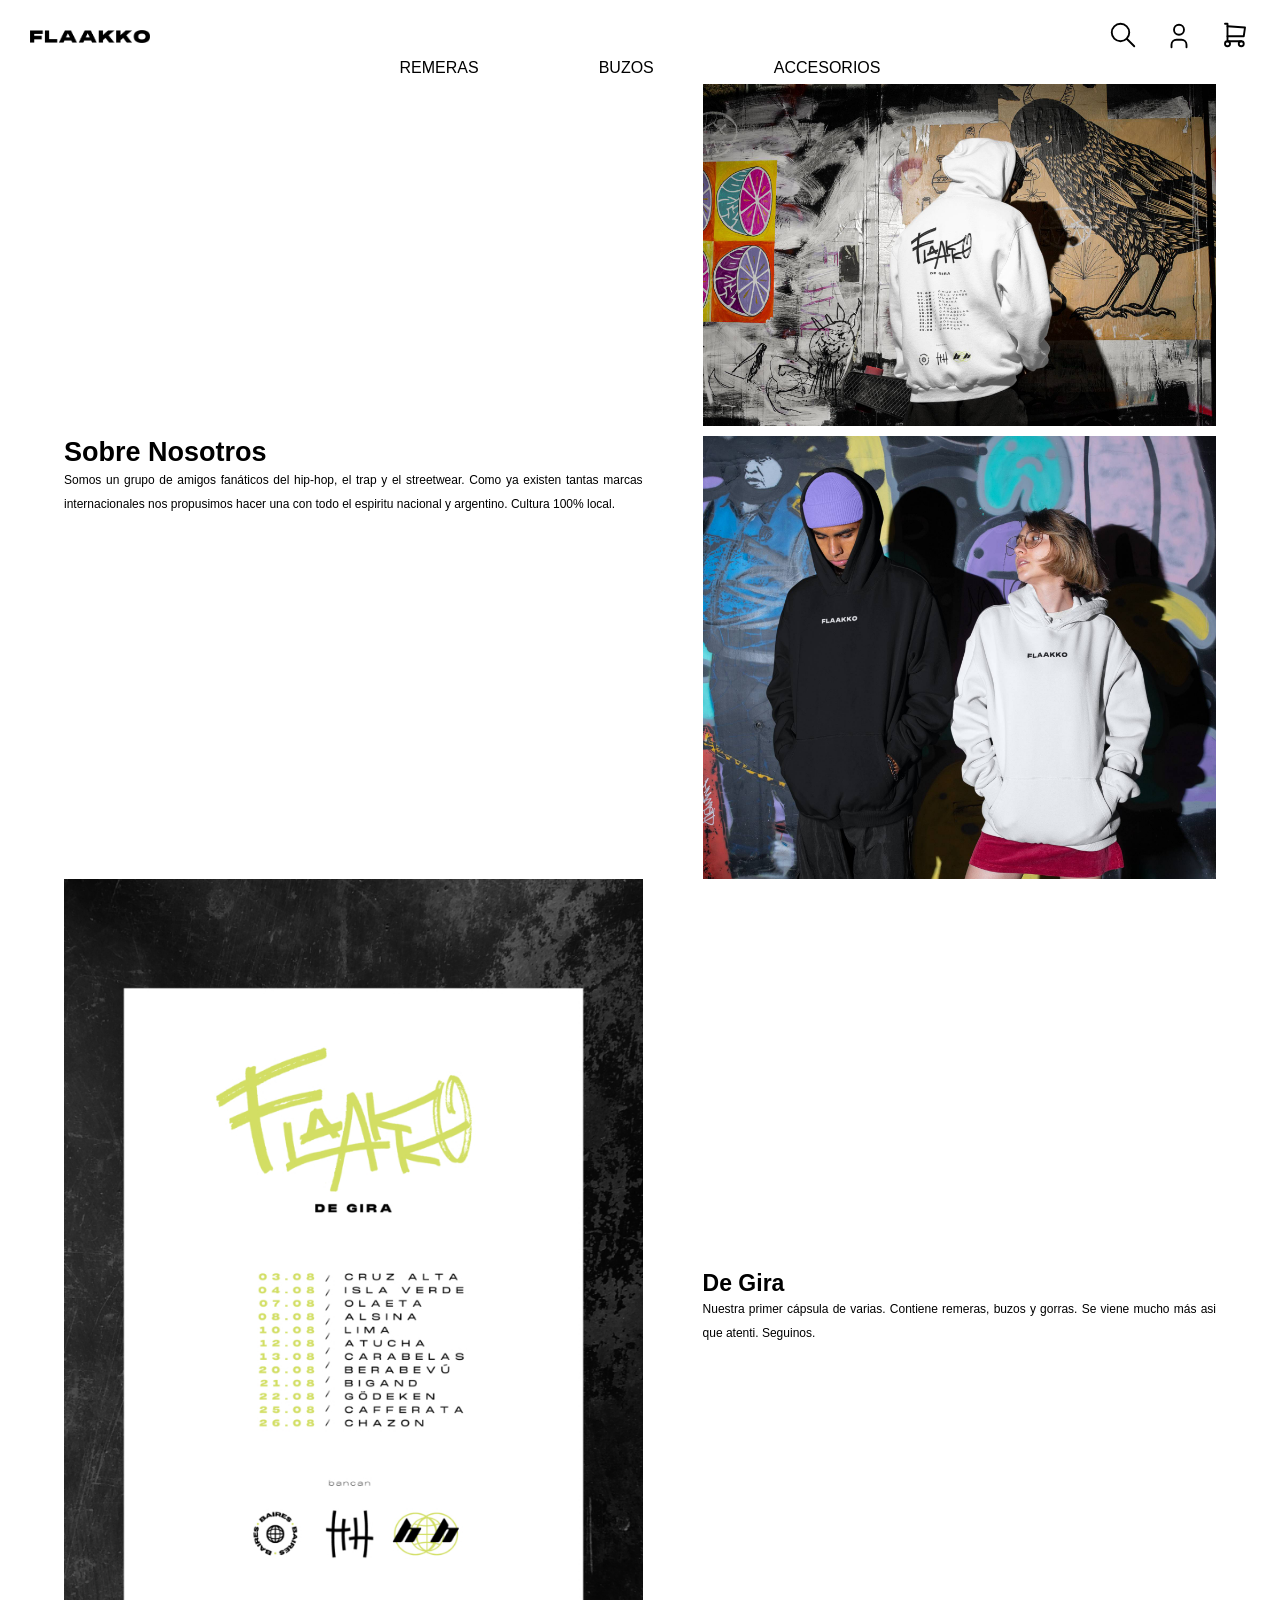
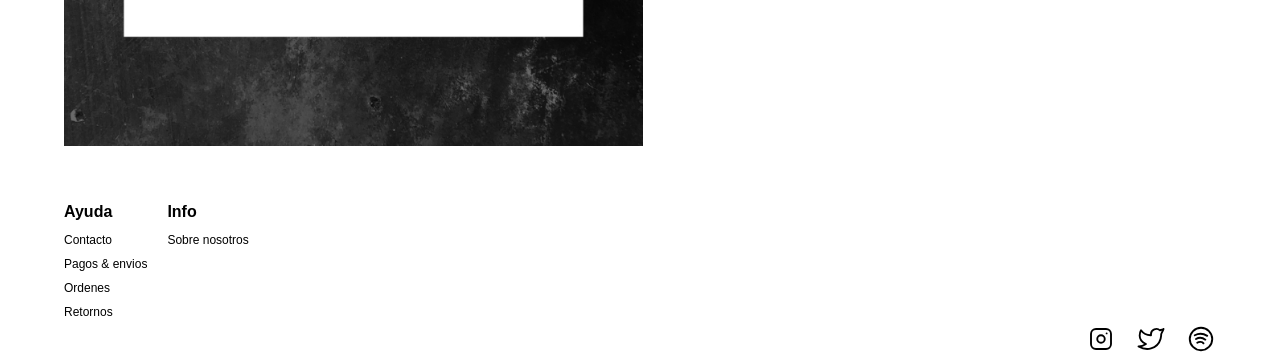
<file: pages/sobre-nosotros.html>
<!DOCTYPE html>
<html lang="en" dir="ltr">
  <head>
    <meta charset="utf-8">
    <meta name="viewport" content="width=device-width, initial-scale=1.0">
    <title>FLAAKKO | Sobre Nosotros</title>
    <meta name="description" content="Conocé quién somos. Ropa unisex con estilo. Envíos a todos el país.">
    <meta name="keywords" content="ropa, remeras, accesorios, buzos, unisex, streetwear">
    <link rel="preload" href="../css/normalize.css" as="style">
    <link rel="preload" href="../css/main.css" as="style">
    <link rel="stylesheet" href="../css/bootstrap.css">
    <link rel="stylesheet" href="../css/normalize.css">
    <link rel="stylesheet" href="../css/main.css">
    <link href="https://fonts.cdnfonts.com/css/monument-extended" rel="stylesheet">
    <link href="https://fonts.googleapis.com/css2?family=Montserrat:wght@400;700&display=swap" rel="stylesheet">
  </head>
  <body>
    <header class="header-pages">
      <div class="header-grid">
        <div class="logo">
          <a class="logo__link" href="../index.html">
            <img class="logo__nombre" src="../img/logo1 b.png" alt="logo flaakko">
          </a>
        </div>
        <nav class="navegacion">
          <a class="navegacion__enlace" href="404.html">
            <svg xmlns="http://www.w3.org/2000/svg" class="icon icon-tabler icon-tabler-search" width="30" height="30" viewBox="0 0 24 24" stroke-width="1.5" stroke="#000000" fill="none" stroke-linecap="round" stroke-linejoin="round">
              <path stroke="none" d="M0 0h24v24H0z" fill="none"/>
              <circle cx="10" cy="10" r="7" />
              <line x1="21" y1="21" x2="15" y2="15" />
            </svg>
          </a>
          <div class="navegacion__enlace">
            <!-- Button trigger modal -->
            <button type="button" class="navegacion__sign-in-modal" data-toggle="modal" data-target="#sign-in-modal">
              <svg xmlns="http://www.w3.org/2000/svg" class="icon icon-tabler icon-tabler-user" width="30" height="30" viewBox="0 0 24 24" stroke-width="1.5" stroke="#000000" fill="none" stroke-linecap="round" stroke-linejoin="round">
              <path stroke="none" d="M0 0h24v24H0z" fill="none"/>
              <circle cx="12" cy="7" r="4" />
              <path d="M6 21v-2a4 4 0 0 1 4 -4h4a4 4 0 0 1 4 4v2" />
              </svg>
            </button>
          </div>
          <a class="navegacion__enlace" href="404.html">
            <svg xmlns="http://www.w3.org/2000/svg" class="icon icon-tabler icon-tabler-shopping-cart" width="30" height="30" viewBox="0 0 24 24" stroke-width="1.5" stroke="#000000" fill="none" stroke-linecap="round" stroke-linejoin="round">
              <path stroke="none" d="M0 0h24v24H0z" fill="none"/>
              <circle cx="6" cy="19" r="2" />
              <circle cx="17" cy="19" r="2" />
              <path d="M17 17h-11v-14h-2" />
              <path d="M6 5l14 1l-1 7h-13" />
            </svg>
          </a>
        </nav>
        <nav class="navegacion2">
            <a class="navegacion2__enlace" href="remeras.html">Remeras</a>
            <a class="navegacion2__enlace" href="buzos.html">Buzos</a>
            <a class="navegacion2__enlace" href="accesorios.html">Accesorios</a>
        </nav>
      </div> <!-- .header-grid -->
    </header>

    <main class="main">
      <div class="contenedor">
        <section class="sobre-nosotros">
          <div class="sobre-nosotros__main">
            <h1 class="sobre-nosotros__titulo no-margin">Sobre Nosotros</h1>
            <p class="sobre-nosotros__parrafo">Somos un grupo de amigos fanáticos del hip-hop, el trap y el streetwear. Como ya existen tantas marcas internacionales nos propusimos hacer una con todo el espiritu nacional y argentino. Cultura 100% local.</p>
          </div>
          <div class="sobre-nosotros__img1">
            <img src="../img/sobre-nosotros-1.jpg">
            <img src="../img/sobre-nosotros-2.jpg">
          </div>
          <aside class="sobre-nosotros__aside">
            <h2 class="sobre-nosotros__titulo2 no-margin">De Gira</h2>
            <p class="sobre-nosotros__parrafo">Nuestra primer cápsula de varias. Contiene remeras, buzos y gorras. Se viene mucho más asi que atenti. Seguinos.</p>
          </aside>
          <img src="../img/sobre-nosotros-3.jpg" class="sobre-nosotros__img2">
        </section>
      </div> <!-- .contenedor -->
    </main>

    <footer class="footer">
      <div class="contenedor">
        <div class="footer-grid">
          <section class="paginas">
            <div class="paginas__item">
              <p class="paginas__titulo-seccion no-margin">Ayuda</p>
              <a class="paginas__enlace" href="contacto.html">Contacto</a>
              <a class="paginas__enlace" href="pagos-envios.html">Pagos & envios</a>
              <a class="paginas__enlace" href="ordenes.html">Ordenes</a>
              <a class="paginas__enlace" href="retornos.html">Retornos</a>
            </div>
            <div class="paginas__item">
              <p class="paginas__titulo-seccion no-margin">Info</p>
              <a class="paginas__enlace" href="sobre-nosotros.html">Sobre nosotros</a>
            </div>
          </section>
          <section class="redes">
            <a class="redes__enlace" href="https://www.instagram.com/" target="_blank">
              <svg xmlns="http://www.w3.org/2000/svg" class="icon icon-tabler icon-tabler-brand-instagram" width="30" height="30" viewBox="0 0 24 24" stroke-width="1.5" stroke="#000000" fill="none" stroke-linecap="round" stroke-linejoin="round">
                <path stroke="none" d="M0 0h24v24H0z" fill="none"/>
                <rect x="4" y="4" width="16" height="16" rx="4" />
                <circle cx="12" cy="12" r="3" />
                <line x1="16.5" y1="7.5" x2="16.5" y2="7.501" />
              </svg>
            </a>
            <a class="redes__enlace" href="https://twitter.com/" target="_blank">
              <svg xmlns="http://www.w3.org/2000/svg" class="icon icon-tabler icon-tabler-brand-twitter" width="30" height="30" viewBox="0 0 24 24" stroke-width="1.5" stroke="#000000" fill="none" stroke-linecap="round" stroke-linejoin="round">
                <path stroke="none" d="M0 0h24v24H0z" fill="none"/>
                <path d="M22 4.01c-1 .49 -1.98 .689 -3 .99c-1.121 -1.265 -2.783 -1.335 -4.38 -.737s-2.643 2.06 -2.62 3.737v1c-3.245 .083 -6.135 -1.395 -8 -4c0 0 -4.182 7.433 4 11c-1.872 1.247 -3.739 2.088 -6 2c3.308 1.803 6.913 2.423 10.034 1.517c3.58 -1.04 6.522 -3.723 7.651 -7.742a13.84 13.84 0 0 0 .497 -3.753c-.002 -.249 1.51 -2.772 1.818 -4.013z" />
              </svg>
            </a>
            <a class="redes__enlace" href="https://www.spotify.com/" target="_blank">
              <svg xmlns="http://www.w3.org/2000/svg" class="icon icon-tabler icon-tabler-brand-spotify" width="30" height="30" viewBox="0 0 24 24" stroke-width="1.5" stroke="#000000" fill="none" stroke-linecap="round" stroke-linejoin="round">
                <path stroke="none" d="M0 0h24v24H0z" fill="none"/>
                <circle cx="12" cy="12" r="9" />
                <path d="M8 11.973c2.5 -1.473 5.5 -.973 7.5 .527" />
                <path d="M9 15c1.5 -1 4 -1 5 .5" />
                <path d="M7 9c2 -1 6 -2 10 .5" />
              </svg>
            </a>
          </section>
        </div> <!-- .footer-grid -->
      </div> <!-- .contenedor -->
    </footer>

    <!-- Modal Sign-In -->
    <div class="modal fade" id="sign-in-modal" tabindex="-1" role="dialog" aria-labelledby="exampleModalCenterTitle" aria-hidden="true">
      <div class="modal-dialog modal-dialog-centered" role="document">
        <div class="modal-content">
          <div class="modal-header">
            <h5 class="modal-title" id="sign-in-exampleModalLongTitle">Iniciar sesion</h5>
            <button type="button" class="close navegacion__sign-in-modal-close" data-dismiss="modal" aria-label="Close">
              <span aria-hidden="true">&times;</span>
            </button>
          </div>
          <div class="modal-body">
            <form class="navegacion__sign-in-modal-form" action="" method="">
              <label class="block" for="email-sign-in">Tu email*</label>
              <input class="modal--input block" type="email" name="email-sign-in" id="email-sign-in" value="" placeholder="tuemail@mail.com" required>
              <br>

                <label class="block" for="password-sign-in">Tu contraseña*</label>
              <input class="modal--input block" type="password" name="password-sign-in" id="password-sign-in" value="" required>
              <br>
            </form>
          </div>
          <div class="modal-footer">
            <button type="button" class="btn btn-secondary modal--boton-secundario" data-dismiss="modal">Cerrar</button>
            <button type="button" class="btn btn-primary modal--boton-primario">Entrar</button>
          </div>
        </div>
      </div>
    </div>

    <script src="https://code.jquery.com/jquery-3.3.1.slim.min.js" integrity="sha384-q8i/X+965DzO0rT7abK41JStQIAqVgRVzpbzo5smXKp4YfRvH+8abtTE1Pi6jizo" crossorigin="anonymous"></script>
    <script src="https://cdnjs.cloudflare.com/ajax/libs/popper.js/1.14.7/umd/popper.min.js" integrity="sha384-UO2eT0CpHqdSJQ6hJty5KVphtPhzWj9WO1clHTMGa3JDZwrnQq4sF86dIHNDz0W1" crossorigin="anonymous"></script>
    <script src="https://stackpath.bootstrapcdn.com/bootstrap/4.3.1/js/bootstrap.min.js" integrity="sha384-JjSmVgyd0p3pXB1rRibZUAYoIIy6OrQ6VrjIEaFf/nJGzIxFDsf4x0xIM+B07jRM" crossorigin="anonymous"></script>
    <script src="https://cdn.jsdelivr.net/npm/bootstrap@5.1.0/dist/js/bootstrap.min.js" integrity="sha384-cn7l7gDp0eyniUwwAZgrzD06kc/tftFf19TOAs2zVinnD/C7E91j9yyk5//jjpt/" crossorigin="anonymous"></script>

  </body>
</html>
</file>
<file: css/main.css>
html {
  box-sizing: border-box;
  font-size: 62.5%;
  /* 1rem = 10px*/ }

*, *:before, *:after {
  box-sizing: inherit; }

body {
  font-family: "Monument Extended", sans-serif;
  color: #000000;
  font-weight: 400;
  font-size: 1.2rem;
  line-height: 2;
  overflow-x: hidden; }

input,
textarea,
select {
  font-family: "Montserrat", sans-serif;
  font-size: 1.2rem; }

span {
  font-family: "Monument Extended", sans-serif;
  font-weight: 800; }

a {
  text-decoration: none;
  color: #000000; }

a:hover {
  color: #8c52ff; }

h1, h2, h3, h4 {
  font-family: "Monument Extended", sans-serif;
  font-weight: 800;
  color: #000000; }

h1 {
  font-size: 2.7rem; }

h2 {
  font-size: 2.3rem; }

h3 {
  font-size: 1.8rem; }

h4 {
  font-size: 1.6rem; }

img {
  max-width: 100%; }

.contenedor {
  max-width: 125rem;
  width: 90%;
  margin: 0 auto; }

.no-margin {
  margin: 0; }

.no-padding {
  padding: 0; }

.centrar-texto {
  text-align: center; }

.block {
  display: block; }

.header {
  height: auto;
  position: fixed;
  width: 100%;
  top: 0;
  background-color: #ffffff;
  z-index: +99; }
  .header-grid {
    padding-top: 2rem;
    padding-bottom: 2rem;
    display: grid;
    grid-template-columns: repeat(2, 1fr);
    justify-content: space-between;
    align-items: center; }
    @media (min-width: 768px) {
      .header-grid {
        grid-template-rows: repeat(2, 1fr);
        padding-bottom: 0rem; } }
    .logo {
      padding-left: 3rem; }
      .logo__nombre {
        width: 12rem; }
    .navegacion {
      display: flex;
      gap: 2rem;
      justify-content: flex-end;
      padding-right: 3rem; }
      .navegacion__sign-in-modal, .navegacion__sign-in-modal-close {
        border: none;
        background-color: transparent; }
    .navegacion2 {
      display: none; }
      @media (min-width: 768px) {
        .navegacion2 {
          display: flex;
          gap: 12rem;
          grid-column: 1 / 3;
          justify-content: center; } }
      .navegacion2__enlace {
        font-size: 1.6rem;
        text-transform: uppercase; }

.header-pages {
  height: auto;
  position: sticky;
  width: 100%;
  top: 0;
  background-color: #ffffff;
  z-index: +99; }

.presentacion {
  min-height: 100vh;
  position: relative;
  display: flex;
  align-items: center;
  justify-content: center;
  overflow: hidden;
  margin-bottom: 5rem; }
  @media (min-width: 768px) {
    .presentacion {
      margin-bottom: 8rem; } }
  .presentacion__logo {
    width: 40%; }
  .presentacion__video {
    position: absolute;
    min-height: 100%;
    min-width: 100%;
    z-index: -1; }

.capsula {
  margin-bottom: 5rem;
  position: relative; }
  .capsula__display {
    display: none; }
    @media (min-width: 768px) {
      .capsula__display {
        display: contents; } }
  .capsula__titulo {
    position: absolute;
    top: -3rem;
    left: 1rem;
    font-size: 2.7rem;
    padding: 2rem;
    margin: 0;
    color: #ffffff;
    background-color: #000000;
    z-index: +1; }
  .capsula__carousel {
    display: none; }
    @media (min-width: 768px) {
      .capsula__carousel {
        display: contents; } }
  .capsula__display-responsive {
    margin: 0 0 1rem 1rem; }
    .capsula__titulo-responsive {
      display: contents; }
      @media (min-width: 768px) {
        .capsula__titulo-responsive {
          display: none; } }
  .capsula__carousel-responsive {
    display: contents; }
    @media (min-width: 768px) {
      .capsula__carousel-responsive {
        display: none; } }

.categorias__titulo {
  margin: 0 0 1rem 1rem; }

.categorias__grid {
  height: auto;
  display: grid;
  margin-bottom: 6rem;
  gap: 2rem;
  justify-content: center;
  align-items: center; }
  @media (min-width: 768px) {
    .categorias__grid {
      grid-template-columns: repeat(3, 1fr); } }
  .categorias__enlace {
    margin: 0 auto;
    position: relative; }
    .categorias__item {
      position: absolute;
      top: 50%;
      left: 50%;
      transform: translate(-50%, -50%);
      padding: 1rem;
      color: #ffffff;
      background-color: rgba(0, 0, 0, 0.8);
      z-index: +1; }
    .categorias__imagen {
      display: block;
      object-fit: cover;
      -webkit-transition: all ease 1s;
      -moz-transition: all ease 1s;
      -o-transition: all ease 1s;
      -ms-transition: all ease 1s;
      transition: all ease 1s; }
      .categorias__imagen:hover {
        opacity: 0; }
    .categorias__imagen-bottom {
      position: absolute;
      top: 50%;
      left: 50%;
      transform: translate(-50%, -50%);
      width: auto;
      height: auto;
      min-width: 100%;
      min-height: 100%;
      z-index: -1; }

.newsletter {
  display: grid;
  grid-template-rows: repeat(2, 1fr);
  gap: 3rem;
  text-align: center;
  color: #ffffff;
  background-color: #000000;
  padding: 4rem; }
  @media (min-width: 768px) {
    .newsletter {
      display: flex;
      align-items: center;
      justify-content: center; } }
  .newsletter__parrafo {
    font-size: 1.6rem; }
  .newsletter__sign-up-modal {
    color: #000000;
    background-color: #ffffff;
    height: 4rem;
    padding: 1rem;
    font-size: 1.6rem;
    font-weight: 800;
    border: none; }
    .newsletter__sign-up-modal:hover {
      background-color: #E1E1E1; }

.footer {
  padding-top: 2rem; }
  .footer-grid {
    display: grid;
    padding-bottom: 1rem; }
    .paginas {
      display: flex;
      gap: 2rem; }
      .paginas__titulo-seccion {
        font-size: 1.6rem;
        font-weight: 800; }
      .paginas__enlace {
        display: block;
        font-size: 1.2rem; }
    .redes {
      display: flex;
      justify-content: flex-end;
      gap: 2rem; }

.productos {
  width: 100%;
  display: grid;
  gap: 4rem;
  margin-top: 1rem;
  margin-bottom: 3rem; }
  @media (min-width: 768px) {
    .productos {
      grid-template-columns: repeat(2, 1fr); } }
  .productos__item {
    box-shadow: 0 0 1rem -0.3rem #E1E1E1;
    transition: all .2s ease-in-out; }
    .productos__item:hover {
      transform: scale(1.01); }
    .productos__enlace {
      display: flex;
      flex-direction: column; }
      .productos__enlace:hover {
        color: #000000; }
      .productos__imagen-contenedor {
        align-self: center;
        position: relative; }
        .productos__imagen {
          display: block;
          object-fit: cover; }
          .productos__imagen:hover {
            animation: slideshow 5s infinite; }

@keyframes slideshow {
  0%, 100% {
    opacity: 100%; }
  30%, 70% {
    opacity: 0; } }
        .productos__imagen-bottom {
          position: absolute;
          top: 50%;
          left: 50%;
          transform: translate(-50%, -50%);
          width: auto;
          height: auto;
          min-width: 100%;
          min-height: 100%;
          z-index: -1; }
      .productos__info {
        list-style: none;
        line-height: 3rem;
        display: flex;
        flex-direction: column;
        align-items: flex-start;
        padding-top: 1rem; }
        .productos__nombre {
          font-size: 1.6rem; }

.producto {
  display: grid;
  grid-template-areas: "aside" "aside" "aside" "aside";
  margin-bottom: 3rem; }
  @media (min-width: 768px) {
    .producto {
      grid-template-areas: "main aside" "main aside" "main aside" "main aside";
      grid-template-columns: 1fr 2fr;
      column-gap: 3rem; } }
  .producto__sticky {
    display: none; }
    @media (min-width: 768px) {
      .producto__sticky {
        display: contents;
        grid-area: main; } }
    .producto__info {
      position: sticky;
      top: 12.8rem; }
      .producto__detalle {
        font-family: "Montserrat", sans-serif;
        font-size: 1.6rem; }
      .producto__precio {
        font-size: 1.6rem;
        margin-bottom: 15rem; }
      .producto__color {
        height: 15rem;
        display: flex;
        gap: 2rem;
        margin-bottom: 1rem; }
        .producto__miniatura {
          border: 1px solid #E1E1E1; }
          .producto__miniatura:hover {
            cursor: pointer; }
      .producto__talle {
        border-bottom: none; }
      .producto__talle,
      .producto__talle-responsive {
        width: 100%;
        font-size: 1.6rem;
        height: 4rem; }
      .producto__boton,
      .producto__boton-responsive {
        color: #ffffff;
        background-color: #000000;
        width: 100%;
        height: 4rem;
        border: none; }
        .producto__boton:hover,
        .producto__boton-responsive:hover {
          cursor: pointer; }
  .producto__img {
    grid-area: aside;
    display: flex;
    flex-direction: column;
    gap: 2rem; }
  .producto__sticky-responsive {
    position: sticky;
    bottom: 0;
    width: 100%; }
    @media (min-width: 768px) {
      .producto__sticky-responsive {
        display: none; } }
    .producto__info-responsive {
      background-color: white;
      padding: 2rem 5rem;
      display: grid;
      grid-template-areas: "nombre precio" "talle boton";
      gap: 2rem; }
      .producto__nombre-responsive {
        grid-area: nombre; }
      .producto__precio-responsive {
        grid-area: precio;
        text-align: right; }
      .producto__talle-responsive {
        grid-area: talle; }
      .producto__boton-responsive {
        grid-area: boton; }

.contacto {
  margin-bottom: 3rem; }
  .contacto__background {
    height: 15rem;
    background-image: url(../img/fondo-contacto.jpg);
    background-size: cover;
    background-repeat: no-repeat;
    background-position: center center;
    margin-bottom: 3rem; }
  .contacto__formulario {
    background-color: #ffffff;
    padding: 5rem;
    margin-bottom: 3; }
    .contacto__fieldset {
      width: 90%;
      margin: 0 auto 0 auto;
      color: #000000;
      border: none; }
      .contacto__leyenda {
        font-size: 2.2rem;
        font-weight: 800; }
      .contacto__textarea {
        width: 90%; }
      .contacto__boton {
        font-family: "Monument Extended", sans-serif;
        color: #ffffff;
        background-color: #000000;
        height: 4rem;
        border: none; }
        .contacto__boton:hover {
          cursor: pointer; }
      @media (max-width: 768px) {
        .contacto__select,
        .contacto__input,
        .contacto__boton,
        .contacto__textarea {
          width: 100%; } }

.soporte {
  display: grid;
  grid-template-areas: "header" "aside" "main";
  gap: 3rem;
  margin-bottom: 2rem; }
  @media (min-width: 768px) {
    .soporte {
      grid-template-areas: "header header header" "aside main main" ". main main"; } }
  .soporte__titulo {
    grid-area: header;
    text-align: center;
    padding-top: 1rem; }
  .soporte__entrada {
    grid-area: main;
    box-shadow: 0 0 1rem -0.3rem #E1E1E1;
    padding: 2rem; }
    @media (min-width: 768px) {
      .soporte__entrada {
        padding: 2rem; } }
    .soporte__entrada-titulo {
      text-align: center; }
      @media (min-width: 768px) {
        .soporte__entrada-titulo {
          text-align: left; } }
    .soporte__parrafo {
      font-family: "Montserrat", sans-serif;
      font-size: 1.4rem;
      text-align: justify; }
    .soporte__lista {
      font-family: "Montserrat", sans-serif;
      font-size: 1.4rem; }
  .soporte__aside {
    grid-area: aside;
    display: none;
    box-shadow: 0 0 1rem -0.3rem #E1E1E1; }
    @media (min-width: 768px) {
      .soporte__aside {
        grid-area: aside;
        display: flex;
        flex-direction: column;
        padding: 2rem; } }
  .soporte__aside-responsive {
    grid-area: aside;
    display: flex;
    flex-wrap: wrap;
    justify-content: center;
    column-gap: 2rem;
    padding: 3rem;
    box-shadow: 0 0 1rem -0.3rem #E1E1E1; }
    @media (min-width: 768px) {
      .soporte__aside-responsive {
        display: none; } }
    .soporte__aside-responsive-titulo {
      font-size: 1.8rem;
      font-weight: 800; }
    .soporte__select {
      height: 3rem;
      width: 20rem;
      align-self: center; }

.sobre-nosotros {
  display: grid;
  grid-template-areas: "main" "img1" "aside" "img2";
  margin-bottom: 3rem;
  gap: 2rem; }
  @media (min-width: 768px) {
    .sobre-nosotros {
      display: grid;
      grid-template-areas: "main img1" "img2 aside";
      gap: 0;
      column-gap: 6rem; } }
  .sobre-nosotros__main {
    grid-area: main;
    align-self: center; }
  .sobre-nosotros__parrafo {
    text-align: justify;
    align-self: center; }
  .sobre-nosotros__img1 {
    grid-area: img1;
    display: flex;
    flex-direction: column;
    align-self: center;
    gap: 1rem; }
  .sobre-nosotros__aside {
    grid-area: aside;
    align-self: center; }
  .sobre-nosotros__img2 {
    grid-area: img2;
    width: 100%; }

.error {
  min-height: 100vh;
  position: relative;
  display: flex;
  align-items: center;
  justify-content: center;
  flex-direction: column; }
  .error__aviso {
    font-size: 12vw;
    color: #ffffff; }
  .error__boton {
    font-size: 3vw;
    font-weight: 800;
    border: none;
    box-shadow: 0 0 1rem -0.3rem #E1E1E1;
    padding: 2rem;
    background-color: #ffffff; }
    @media (min-width: 768px) {
      .error__boton {
        padding: 4rem; } }
  .error__video {
    position: absolute;
    min-height: 100%;
    min-width: 100%;
    z-index: -1; }

.modal--input {
  width: 100%; }

.modal--boton-primario {
  background-color: #8c52ff;
  border-radius: 0;
  border: 1px solid #8c52ff; }

.modal--boton-primario:hover {
  background-color: #6112FF; }

.modal--boton-secundario {
  border-radius: 0; }
</file>
